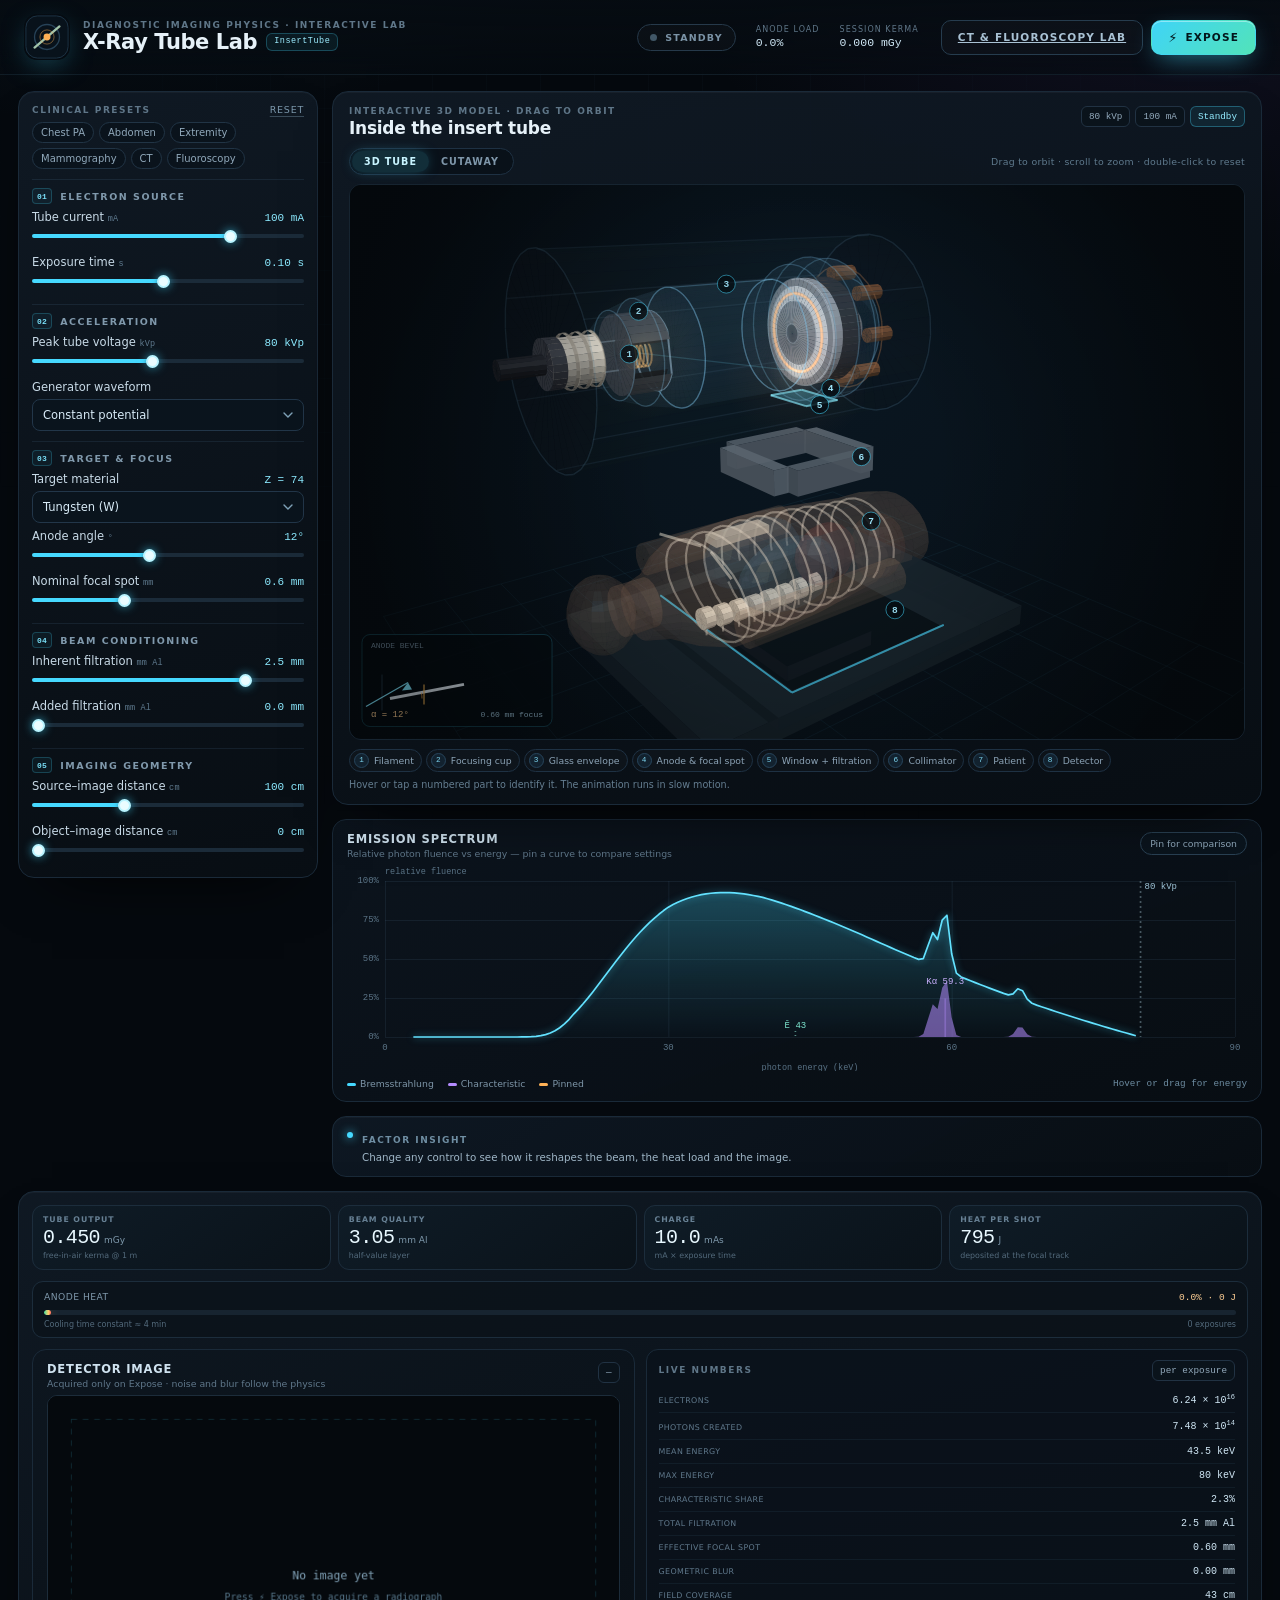
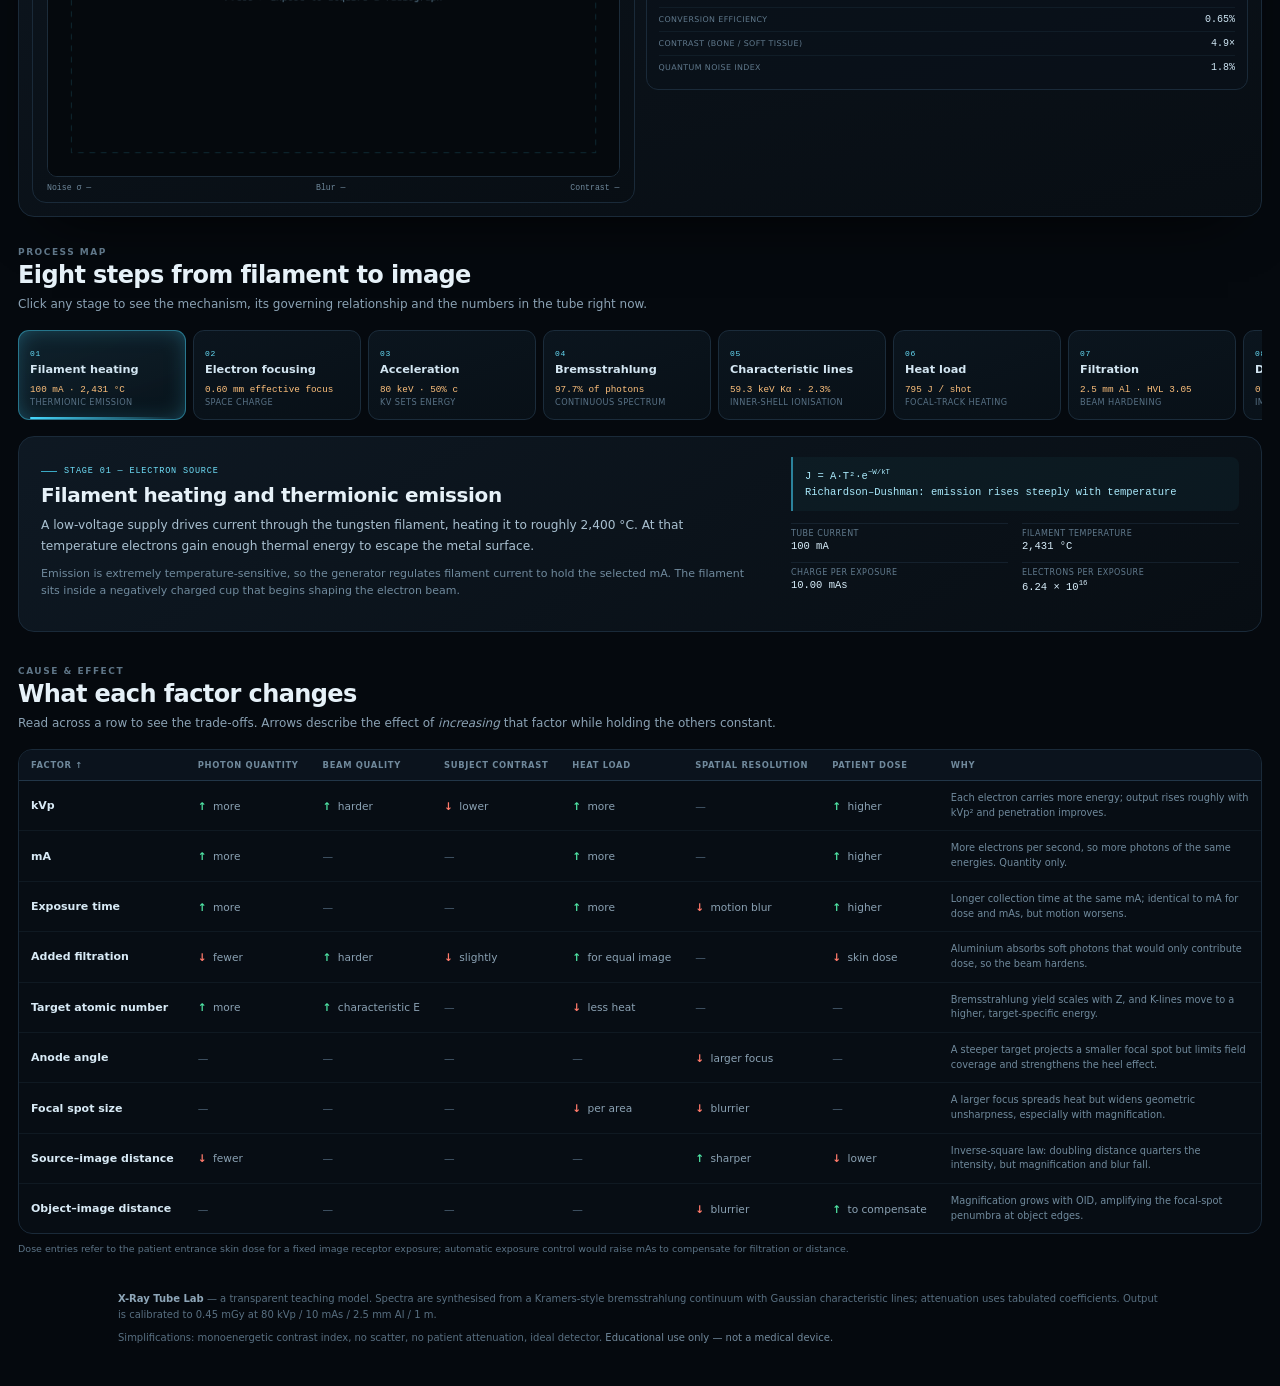
<file: index.html>
<!DOCTYPE html>
<html lang="en">
<head>
<meta charset="utf-8">
<meta http-equiv="refresh" content="0; url=./xray-lab/index.html">
<title>X-Ray Tube Lab</title>
</head>
<body>
<p>Redirecting to <a href="./xray-lab/index.html">X-Ray Tube Lab</a>&hellip;</p>
</body>
</html>
</file>
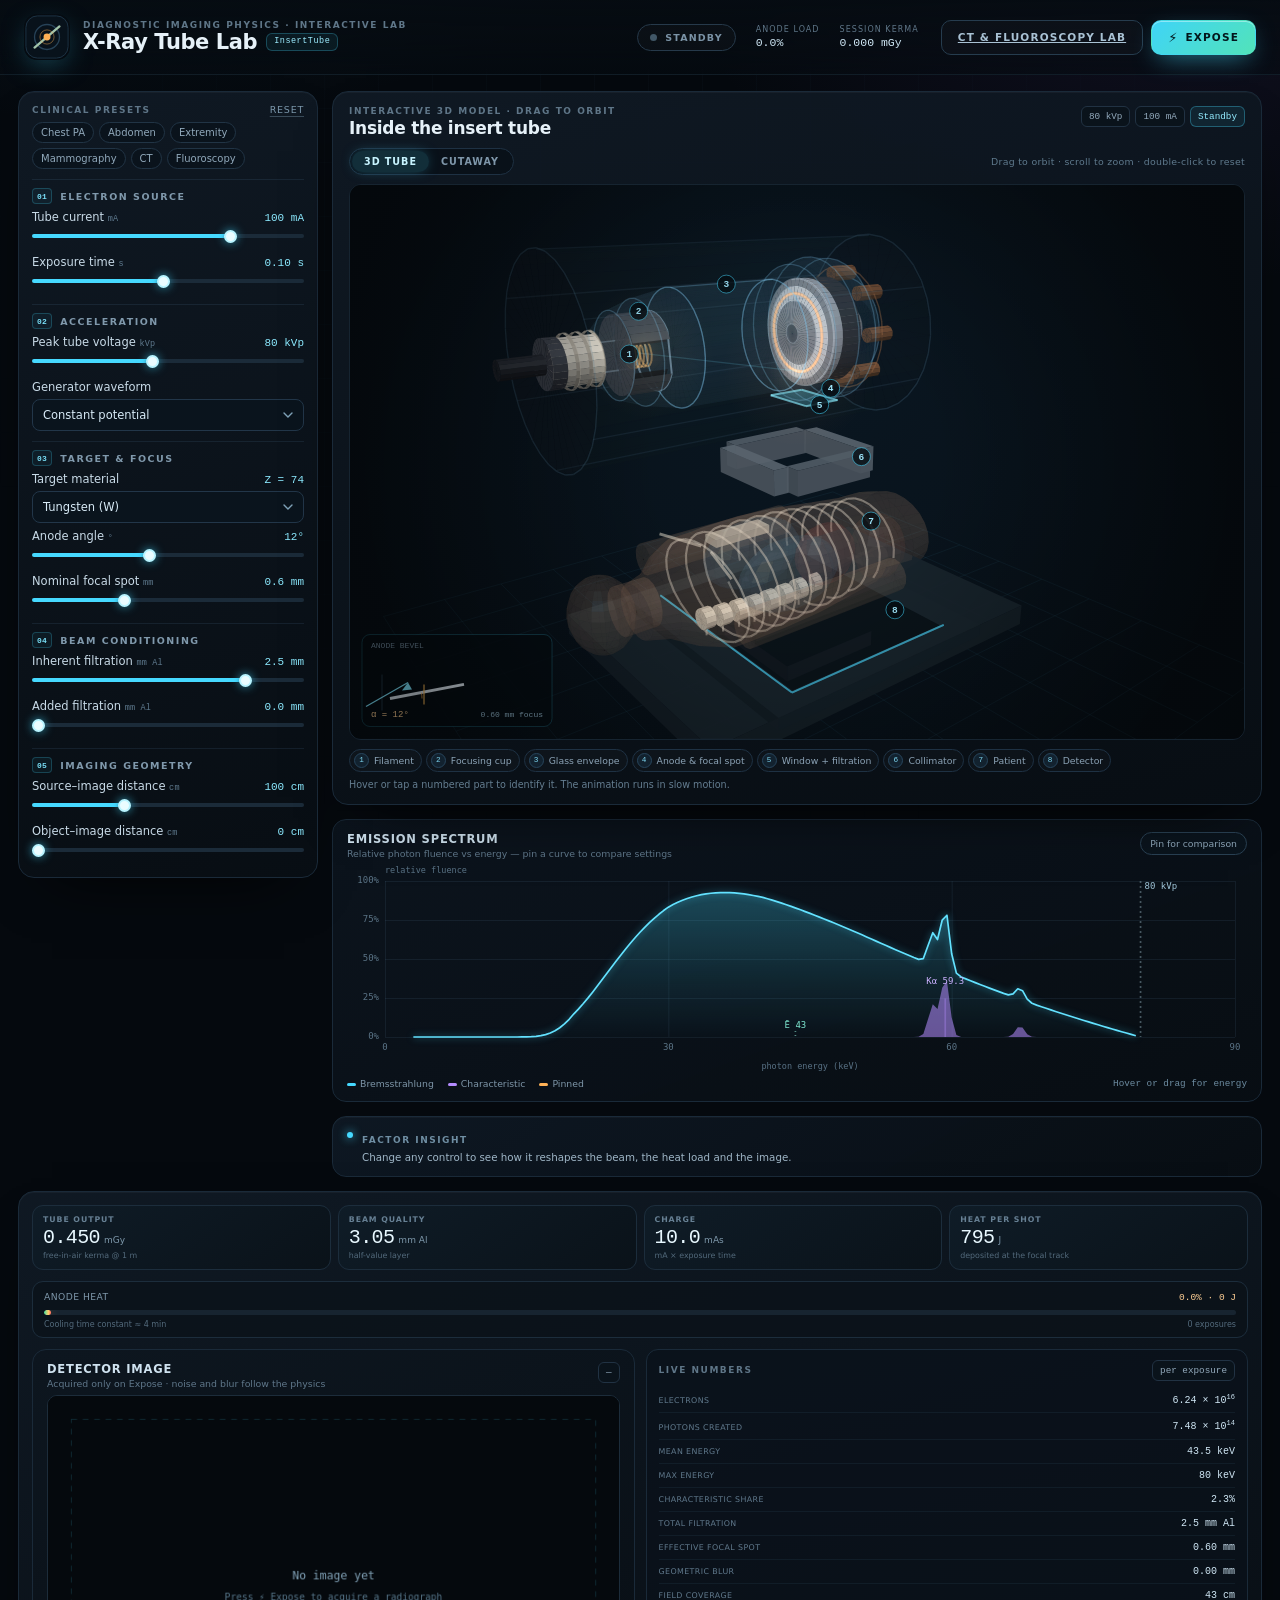
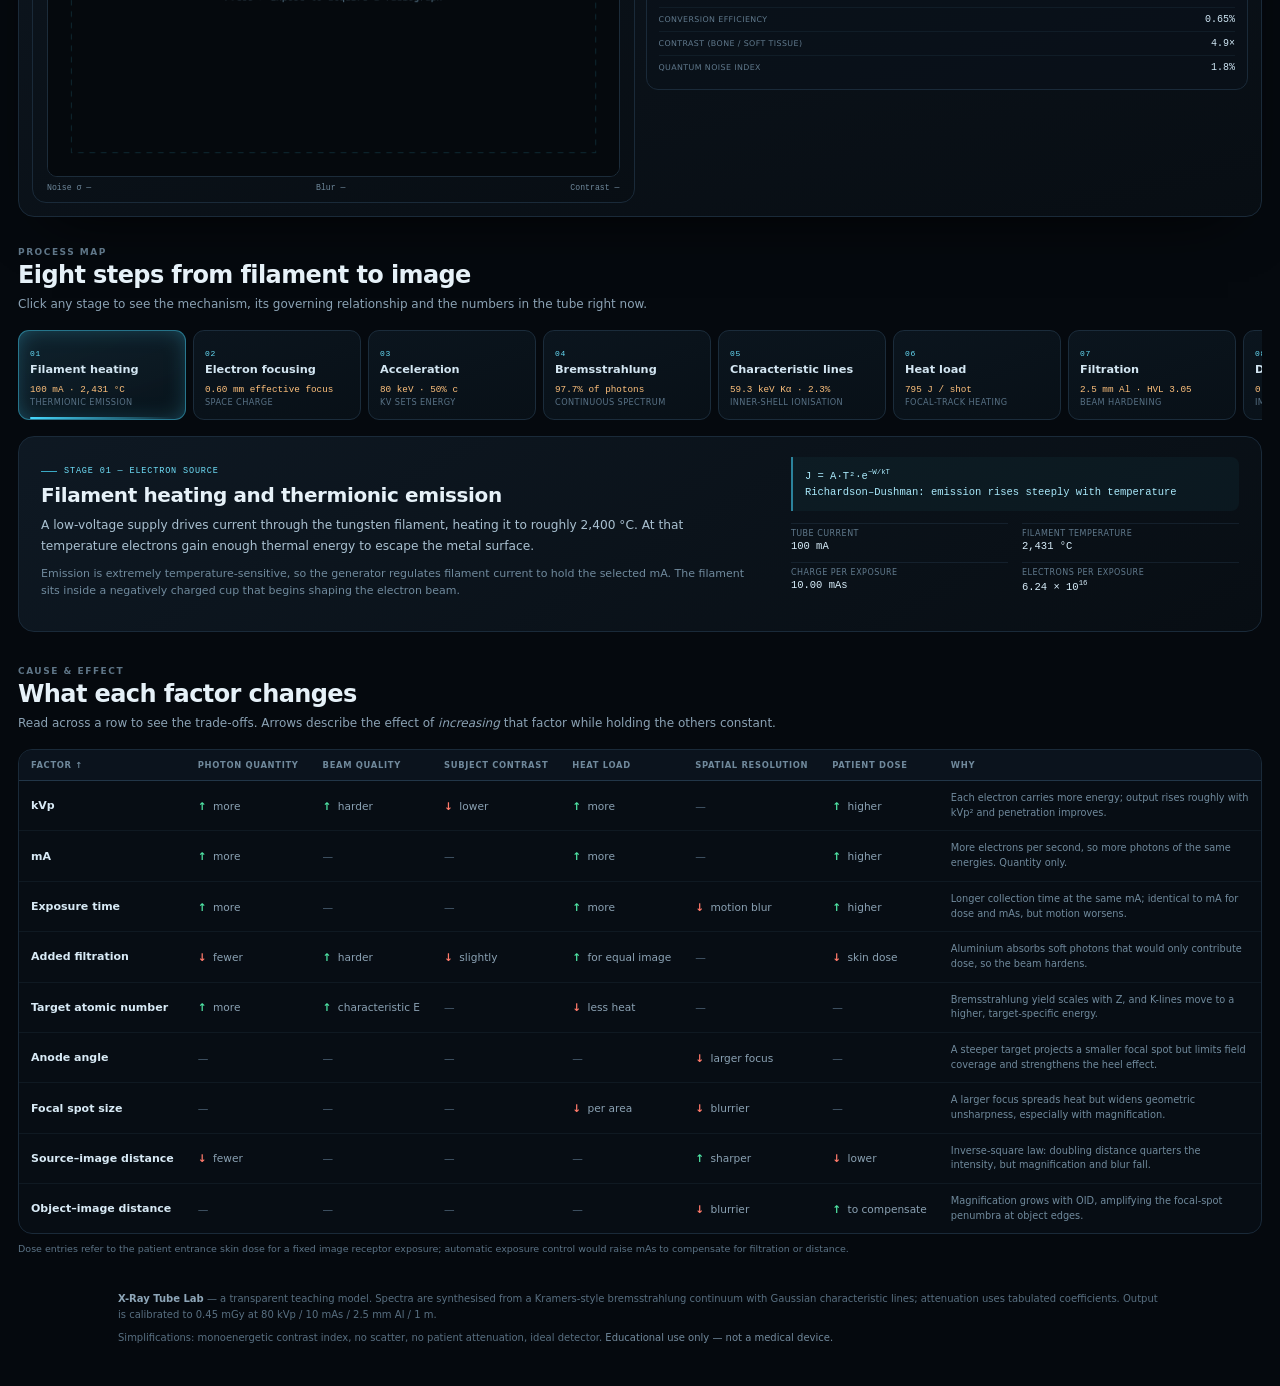
<file: docs/index.html>
<!DOCTYPE html><html lang="en"><head><meta charset="utf-8"><meta name="viewport" content="width=device-width,initial-scale=1"><title>X-Ray Tube Lab — Interactive X-ray Production Simulator</title><meta name="description" content="An interactive simulation of X-ray production inside an insert tube: thermionic emission, acceleration, bremsstrahlung, characteristic radiation, filtration, heat and image formation."><link rel="icon" href="data:image/svg+xml,%3Csvg xmlns='http://www.w3.org/2000/svg' viewBox='0 0 64 64'%3E%3Crect width='64' height='64' rx='14' fill='%23070c12'/%3E%3Ccircle cx='32' cy='32' r='18' fill='none' stroke='%2345d8ff' stroke-width='3'/%3E%3Cpath d='M16 46 L48 18' stroke='%23ffb054' stroke-width='3' stroke-linecap='round'/%3E%3Ccircle cx='32' cy='32' r='5' fill='%23ffb054'/%3E%3C/svg%3E"><link rel="stylesheet" href="css/styles.css"></head><body><header class="app-header"><div class="brand"><span class="brand-mark" aria-hidden="true"><svg viewBox="0 0 48 48" role="img"><defs><linearGradient id="markBeam" x1="0" y1="0" x2="1" y2="1"><stop offset="0" stop-color="#45d8ff"/><stop offset="1" stop-color="#ffb054"/></linearGradient></defs><rect x="2" y="2" width="44" height="44" rx="12" fill="#08121b" stroke="#1e3446"/><circle cx="24" cy="24" r="13" fill="none" stroke="#274257" stroke-width="1.4"/><path d="M11 35 L37 13" stroke="url(#markBeam)" stroke-width="2.4" stroke-linecap="round"/><circle cx="24" cy="24" r="3.6" fill="#ffb054"/><circle cx="24" cy="24" r="7.4" fill="none" stroke="#ffb054" stroke-opacity=".45"/></svg></span><div class="brand-text"><p class="eyebrow">Diagnostic imaging physics · interactive lab</p><h1>X-Ray Tube Lab <span class="badge">InsertTube</span></h1></div></div><div class="status-strip" aria-live="polite"><div class="status-pill is-off" id="beamStatus"><span class="led"></span><span id="beamStatusText">Standby</span></div><div class="header-stat"><span>Anode load</span><strong id="headerHeat">0.0%</strong></div><div class="header-stat"><span>Session kerma</span><strong id="headerDose">0.00 mGy</strong></div></div><div class="header-actions"><a class="btn ghost" href="ct-fluoro.html">CT &amp; Fluoroscopy lab</a> <button class="btn primary" id="exposeBtn" type="button"><span class="btn-icon" aria-hidden="true">⚡</span> Expose</button></div></header><div class="app-shell"><aside class="panel controls" aria-label="Tube controls"><div class="presets"><div class="mini-head"><span class="eyebrow">Clinical presets</span> <button class="link-btn" id="resetBtn" type="button">Reset</button></div><div class="preset-chips" id="presetChips"><button type="button" data-preset="chest">Chest PA</button> <button type="button" data-preset="abdomen">Abdomen</button> <button type="button" data-preset="extremity">Extremity</button> <button type="button" data-preset="mammo">Mammography</button> <button type="button" data-preset="ct">CT</button> <button type="button" data-preset="fluoro">Fluoroscopy</button></div></div><section class="control-group"><h2><span>01</span> Electron source</h2><div class="control"><div class="control-head"><label for="mA">Tube current <span class="sym">mA</span></label><output id="mAOut" for="mA">100 mA</output></div><input id="mA" type="range" min="1" max="500" step="1" value="100"></div><div class="control"><div class="control-head"><label for="time">Exposure time <span class="sym">s</span></label><output id="timeOut" for="time">0.10 s</output></div><input id="time" type="range" min="0.01" max="1.2" step="0.01" value="0.1"></div></section><section class="control-group"><h2><span>02</span> Acceleration</h2><div class="control"><div class="control-head"><label for="kVp">Peak tube voltage <span class="sym">kVp</span></label><output id="kVpOut" for="kVp">80 kVp</output></div><input id="kVp" type="range" min="25" max="150" step="1" value="80"></div><div class="control"><div class="control-head"><label for="generator">Generator waveform</label></div><select id="generator"><option value="constant" selected="selected">Constant potential</option><option value="highFrequency">High frequency</option><option value="singlePhase">Single phase</option></select></div></section><section class="control-group"><h2><span>03</span> Target &amp; focus</h2><div class="control"><div class="control-head"><label for="material">Target material</label><output id="materialZ">Z = 74</output></div><select id="material"><option value="W" selected="selected">Tungsten (W)</option><option value="Mo">Molybdenum (Mo)</option><option value="Rh">Rhodium (Rh)</option><option value="Cu">Copper (Cu)</option></select></div><div class="control"><div class="control-head"><label for="anodeAngle">Anode angle <span class="sym">°</span></label><output id="anodeAngleOut" for="anodeAngle">12°</output></div><input id="anodeAngle" type="range" min="6" max="20" step="1" value="12"></div><div class="control"><div class="control-head"><label for="focalSpot">Nominal focal spot <span class="sym">mm</span></label><output id="focalSpotOut" for="focalSpot">0.6 mm</output></div><input id="focalSpot" type="range" min="0.3" max="1.2" step="0.1" value="0.6"></div></section><section class="control-group"><h2><span>04</span> Beam conditioning</h2><div class="control"><div class="control-head"><label for="inherentFiltration">Inherent filtration <span class="sym">mm Al</span></label><output id="inherentFiltrationOut" for="inherentFiltration">2.5 mm</output></div><input id="inherentFiltration" type="range" min="0.5" max="3" step="0.1" value="2.5"></div><div class="control"><div class="control-head"><label for="addedFiltration">Added filtration <span class="sym">mm Al</span></label><output id="addedFiltrationOut" for="addedFiltration">0.0 mm</output></div><input id="addedFiltration" type="range" min="0" max="5" step="0.1" value="0"></div></section><section class="control-group"><h2><span>05</span> Imaging geometry</h2><div class="control"><div class="control-head"><label for="sid">Source–image distance <span class="sym">cm</span></label><output id="sidOut" for="sid">100 cm</output></div><input id="sid" type="range" min="50" max="200" step="5" value="100"></div><div class="control"><div class="control-head"><label for="oid">Object–image distance <span class="sym">cm</span></label><output id="oidOut" for="oid">0 cm</output></div><input id="oid" type="range" min="0" max="40" step="1" value="0"></div></section></aside><main class="stage-column"><section class="panel stage"><div class="stage-head"><div><p class="eyebrow">Interactive 3D model · drag to orbit</p><h2>Inside the insert tube</h2></div><div class="stage-tags"><span class="tag" id="stageKVp">80 kVp</span> <span class="tag" id="stageCurrent">100 mA</span> <span class="tag accent" id="stageMode">Standby</span></div></div><div class="stage-bar"><div class="view-toggle" role="group" aria-label="Stage view"><button type="button" id="view3d" aria-pressed="true">3D tube</button> <button type="button" id="view2d" aria-pressed="false">Cutaway</button></div><span class="orbit-hint" id="orbitHint">Drag to orbit · scroll to zoom · double-click to reset</span></div><div class="stage-canvas-wrap"><canvas id="sceneCanvas" aria-label="Interactive three-dimensional model of an X-ray tube with rotating anode, patient and detector — drag to orbit"></canvas><canvas id="tubeCanvas" class="is-hidden" aria-label="Animated cross-section of an X-ray tube showing electrons, the anode and the emerging beam"></canvas><div class="exposure-flash" id="exposureFlash" aria-hidden="true"></div><div class="stage-toast" id="stageToast" role="status"></div></div><div class="parts-legend" id="partsLegend"><button type="button" data-part="filament"><i>1</i>Filament</button> <button type="button" data-part="cup"><i>2</i>Focusing cup</button> <button type="button" data-part="envelope"><i>3</i>Glass envelope</button> <button type="button" data-part="anode"><i>4</i>Anode &amp; focal spot</button> <button type="button" data-part="window"><i>5</i>Window + filtration</button> <button type="button" data-part="collimator"><i>6</i>Collimator</button> <button type="button" data-part="patient"><i>7</i>Patient</button> <button type="button" data-part="detector"><i>8</i>Detector</button></div><p class="part-info" id="partInfo">Hover or tap a numbered part to identify it. The animation runs in slow motion.</p></section><section class="card chart-card"><div class="card-head"><div><h3>Emission spectrum</h3><p>Relative photon fluence vs energy — pin a curve to compare settings</p></div><button class="pill-btn" id="pinBtn" type="button" aria-pressed="false">Pin for comparison</button></div><div class="chart-wrap"><canvas id="spectrumCanvas" aria-label="X-ray spectrum chart"></canvas></div><div class="legend"><span><i class="swatch brem"></i>Bremsstrahlung</span> <span><i class="swatch char"></i>Characteristic</span> <span><i class="swatch pinned"></i>Pinned</span> <span class="legend-energy" id="chartHover">Hover or drag for energy</span></div></section><div class="insight stage-insight" id="insight"><span class="insight-dot" aria-hidden="true"></span><div><span class="eyebrow">Factor insight</span><p id="insightText">Change any control to see how it reshapes the beam, the heat load and the image.</p></div></div></main><aside class="panel side" aria-label="Beam and image readouts"><div class="stat-grid"><div class="stat"><span class="k">Tube output</span> <span class="v"><b id="statKerma">0.450</b><em>mGy</em></span> <span class="s">free-in-air kerma @ 1 m</span></div><div class="stat"><span class="k">Beam quality</span> <span class="v"><b id="statHvl">3.05</b><em>mm Al</em></span> <span class="s">half-value layer</span></div><div class="stat"><span class="k">Charge</span> <span class="v"><b id="statMas">10.0</b><em>mAs</em></span> <span class="s">mA × exposure time</span></div><div class="stat"><span class="k">Heat per shot</span> <span class="v"><b id="statHeat">795</b><em>J</em></span> <span class="s">deposited at the focal track</span></div></div><div class="heat-block"><div class="heat-head"><span>Anode heat</span> <span id="heatValue">0.0% · 0 J</span></div><div class="heat-track"><div class="heat-fill" id="heatFill"></div></div><div class="heat-foot"><span>Cooling time constant ≈ 4 min</span> <span id="heatShots">0 exposures</span></div></div><section class="card image-card"><div class="card-head"><div><h3>Detector image</h3><p>Acquired only on Expose · noise and blur follow the physics</p></div><span class="tag" id="imageTag">—</span></div><div class="image-wrap"><canvas id="imageCanvas" aria-label="Simulated radiograph of a test phantom"></canvas></div><div class="image-meta"><span id="imageNoise">Noise σ —</span> <span id="imageBlur">Blur —</span> <span id="imageContrast">Contrast —</span></div></section><section class="metrics-card"><div class="mini-head"><span class="eyebrow">Live numbers</span><span class="tag" id="metricsTag">per exposure</span></div><dl class="metrics"><div><dt>Electrons</dt><dd id="mElectrons">6.24 × 10<sup>16</sup></dd></div><div><dt>Photons created</dt><dd id="mPhotons">4.1 × 10<sup>14</sup></dd></div><div><dt>Mean energy</dt><dd id="mMean">43.5 keV</dd></div><div><dt>Max energy</dt><dd id="mMax">80 keV</dd></div><div><dt>Characteristic share</dt><dd id="mChar">2.3%</dd></div><div><dt>Total filtration</dt><dd id="mFilt">2.5 mm Al</dd></div><div><dt>Effective focal spot</dt><dd id="mFocal">0.60 mm</dd></div><div><dt>Geometric blur</dt><dd id="mBlur">0.00 mm</dd></div><div><dt>Field coverage</dt><dd id="mCoverage">42 cm</dd></div><div><dt>Conversion efficiency</dt><dd id="mEff">0.65%</dd></div><div><dt>Contrast (bone / soft tissue)</dt><dd id="mContrast">4.9×</dd></div><div><dt>Quantum noise index</dt><dd id="mNoise">1.8%</dd></div></dl></section></aside></div><section class="section process-section"><div class="section-head"><p class="eyebrow">Process map</p><h2>Eight steps from filament to image</h2><p>Click any stage to see the mechanism, its governing relationship and the numbers in the tube right now.</p></div><div class="pipeline" id="pipeline" role="tablist" aria-label="X-ray production stages"></div><article class="step-detail" id="stepDetail"></article></section><section class="section factor-section"><div class="section-head"><p class="eyebrow">Cause &amp; effect</p><h2>What each factor changes</h2><p>Read across a row to see the trade-offs. Arrows describe the effect of <em>increasing</em> that factor while holding the others constant.</p></div><p class="table-hint">Swipe horizontally to see every column →</p><div class="table-wrap"><table class="factor-table"><thead><tr><th scope="col">Factor ↑</th><th scope="col">Photon quantity</th><th scope="col">Beam quality</th><th scope="col">Subject contrast</th><th scope="col">Heat load</th><th scope="col">Spatial resolution</th><th scope="col">Patient dose</th><th scope="col">Why</th></tr></thead><tbody><tr><th scope="row">kVp</th><td><span class="up">↑</span> more</td><td><span class="up">↑</span> harder</td><td><span class="down">↓</span> lower</td><td><span class="up">↑</span> more</td><td><span class="flat">—</span></td><td><span class="up">↑</span> higher</td><td class="why">Each electron carries more energy; output rises roughly with kVp² and penetration improves.</td></tr><tr><th scope="row">mA</th><td><span class="up">↑</span> more</td><td><span class="flat">—</span></td><td><span class="flat">—</span></td><td><span class="up">↑</span> more</td><td><span class="flat">—</span></td><td><span class="up">↑</span> higher</td><td class="why">More electrons per second, so more photons of the same energies. Quantity only.</td></tr><tr><th scope="row">Exposure time</th><td><span class="up">↑</span> more</td><td><span class="flat">—</span></td><td><span class="flat">—</span></td><td><span class="up">↑</span> more</td><td><span class="down">↓</span> motion blur</td><td><span class="up">↑</span> higher</td><td class="why">Longer collection time at the same mA; identical to mA for dose and mAs, but motion worsens.</td></tr><tr><th scope="row">Added filtration</th><td><span class="down">↓</span> fewer</td><td><span class="up">↑</span> harder</td><td><span class="down">↓</span> slightly</td><td><span class="up">↑</span> for equal image</td><td><span class="flat">—</span></td><td><span class="down">↓</span> skin dose</td><td class="why">Aluminium absorbs soft photons that would only contribute dose, so the beam hardens.</td></tr><tr><th scope="row">Target atomic number</th><td><span class="up">↑</span> more</td><td><span class="up">↑</span> characteristic E</td><td><span class="flat">—</span></td><td><span class="down">↓</span> less heat</td><td><span class="flat">—</span></td><td><span class="flat">—</span></td><td class="why">Bremsstrahlung yield scales with Z, and K-lines move to a higher, target-specific energy.</td></tr><tr><th scope="row">Anode angle</th><td><span class="flat">—</span></td><td><span class="flat">—</span></td><td><span class="flat">—</span></td><td><span class="flat">—</span></td><td><span class="down">↓</span> larger focus</td><td><span class="flat">—</span></td><td class="why">A steeper target projects a smaller focal spot but limits field coverage and strengthens the heel effect.</td></tr><tr><th scope="row">Focal spot size</th><td><span class="flat">—</span></td><td><span class="flat">—</span></td><td><span class="flat">—</span></td><td><span class="down">↓</span> per area</td><td><span class="down">↓</span> blurrier</td><td><span class="flat">—</span></td><td class="why">A larger focus spreads heat but widens geometric unsharpness, especially with magnification.</td></tr><tr><th scope="row">Source–image distance</th><td><span class="down">↓</span> fewer</td><td><span class="flat">—</span></td><td><span class="flat">—</span></td><td><span class="flat">—</span></td><td><span class="up">↑</span> sharper</td><td><span class="down">↓</span> lower</td><td class="why">Inverse-square law: doubling distance quarters the intensity, but magnification and blur fall.</td></tr><tr><th scope="row">Object–image distance</th><td><span class="flat">—</span></td><td><span class="flat">—</span></td><td><span class="flat">—</span></td><td><span class="flat">—</span></td><td><span class="down">↓</span> blurrier</td><td><span class="up">↑</span> to compensate</td><td class="why">Magnification grows with OID, amplifying the focal-spot penumbra at object edges.</td></tr></tbody></table></div><p class="table-note">Dose entries refer to the patient entrance skin dose for a fixed image receptor exposure; automatic exposure control would raise mAs to compensate for filtration or distance.</p></section><footer class="app-footer"><p><strong>X-Ray Tube Lab</strong> — a transparent teaching model. Spectra are synthesised from a Kramers-style bremsstrahlung continuum with Gaussian characteristic lines; attenuation uses tabulated coefficients. Output is calibrated to 0.45 mGy at 80 kVp / 10 mAs / 2.5 mm Al / 1 m.</p><p>Simplifications: monoenergetic contrast index, no scatter, no patient attenuation, ideal detector. <span>Educational use only — not a medical device.</span></p></footer><script src="js/insert-tube.js"></script><script src="js/phantom.js"></script><script src="js/tube3d.js"></script><script src="js/app.js"></script></body></html>
</file>
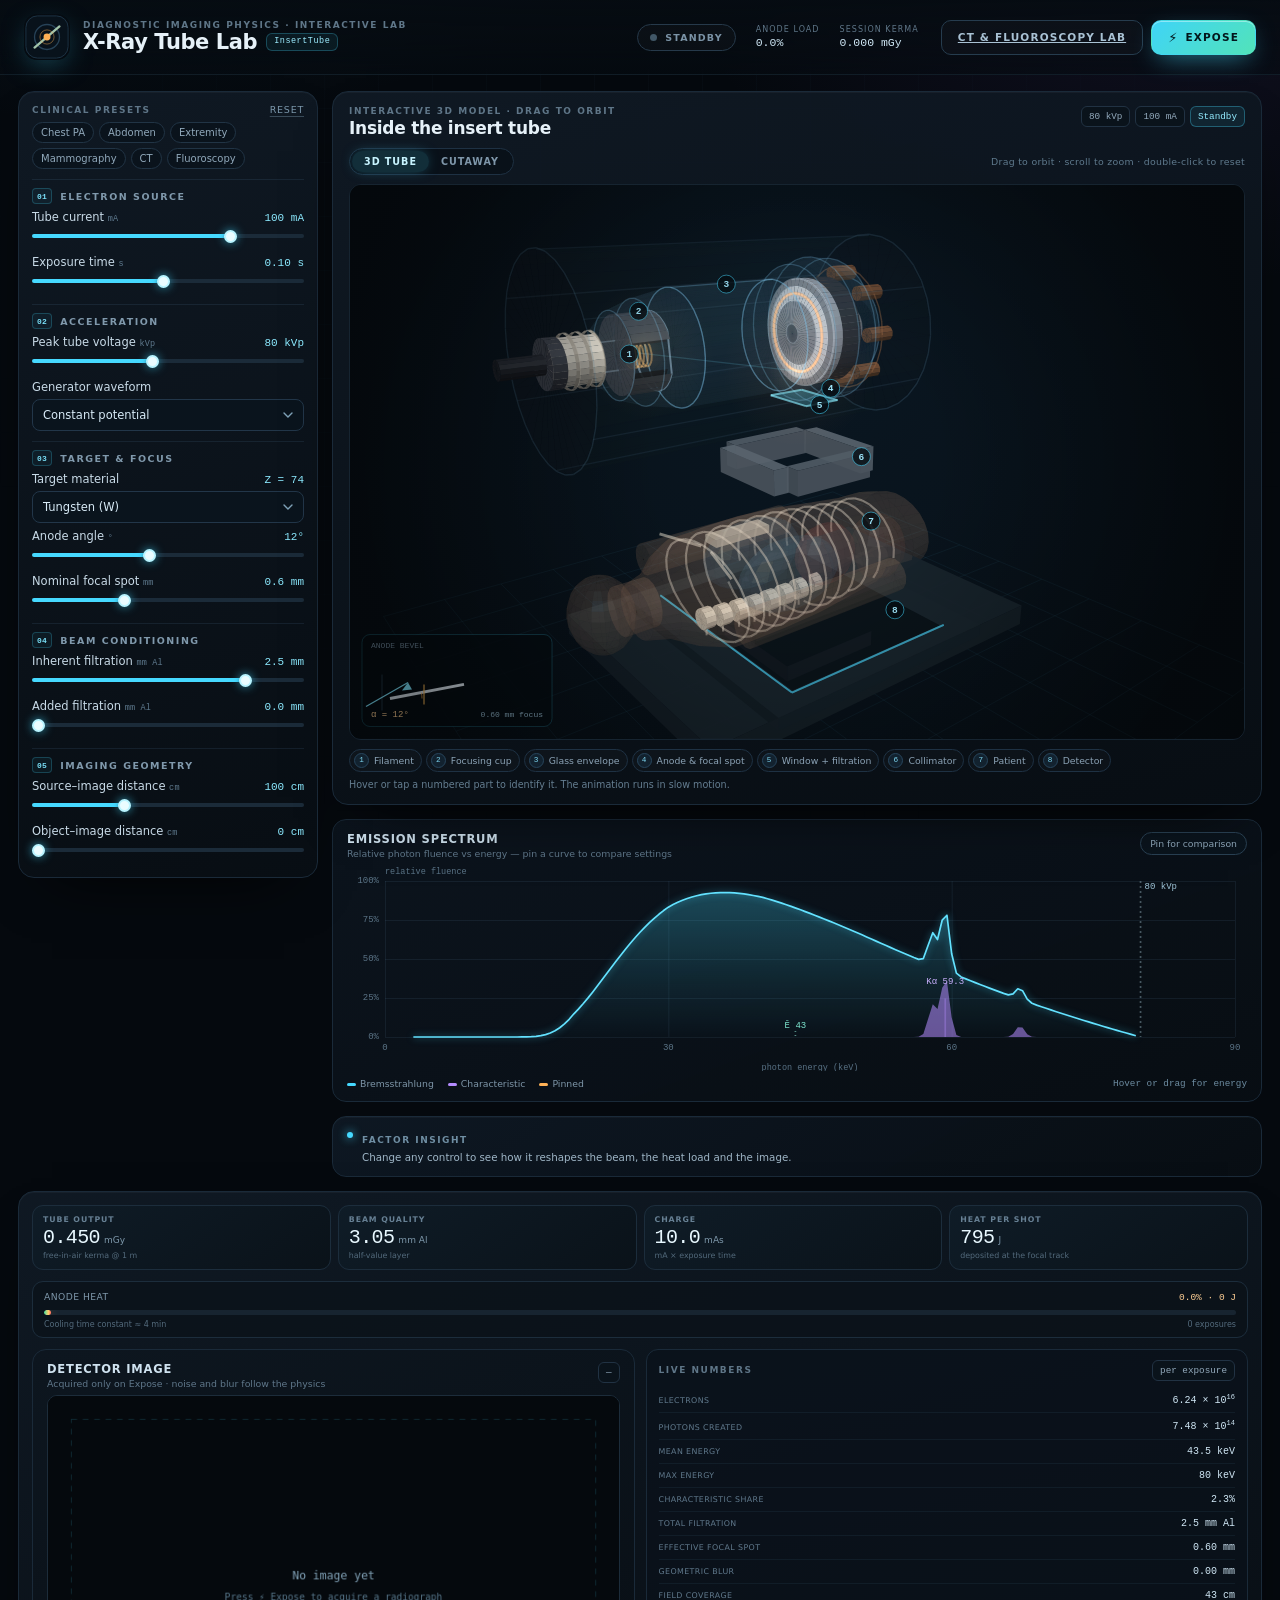
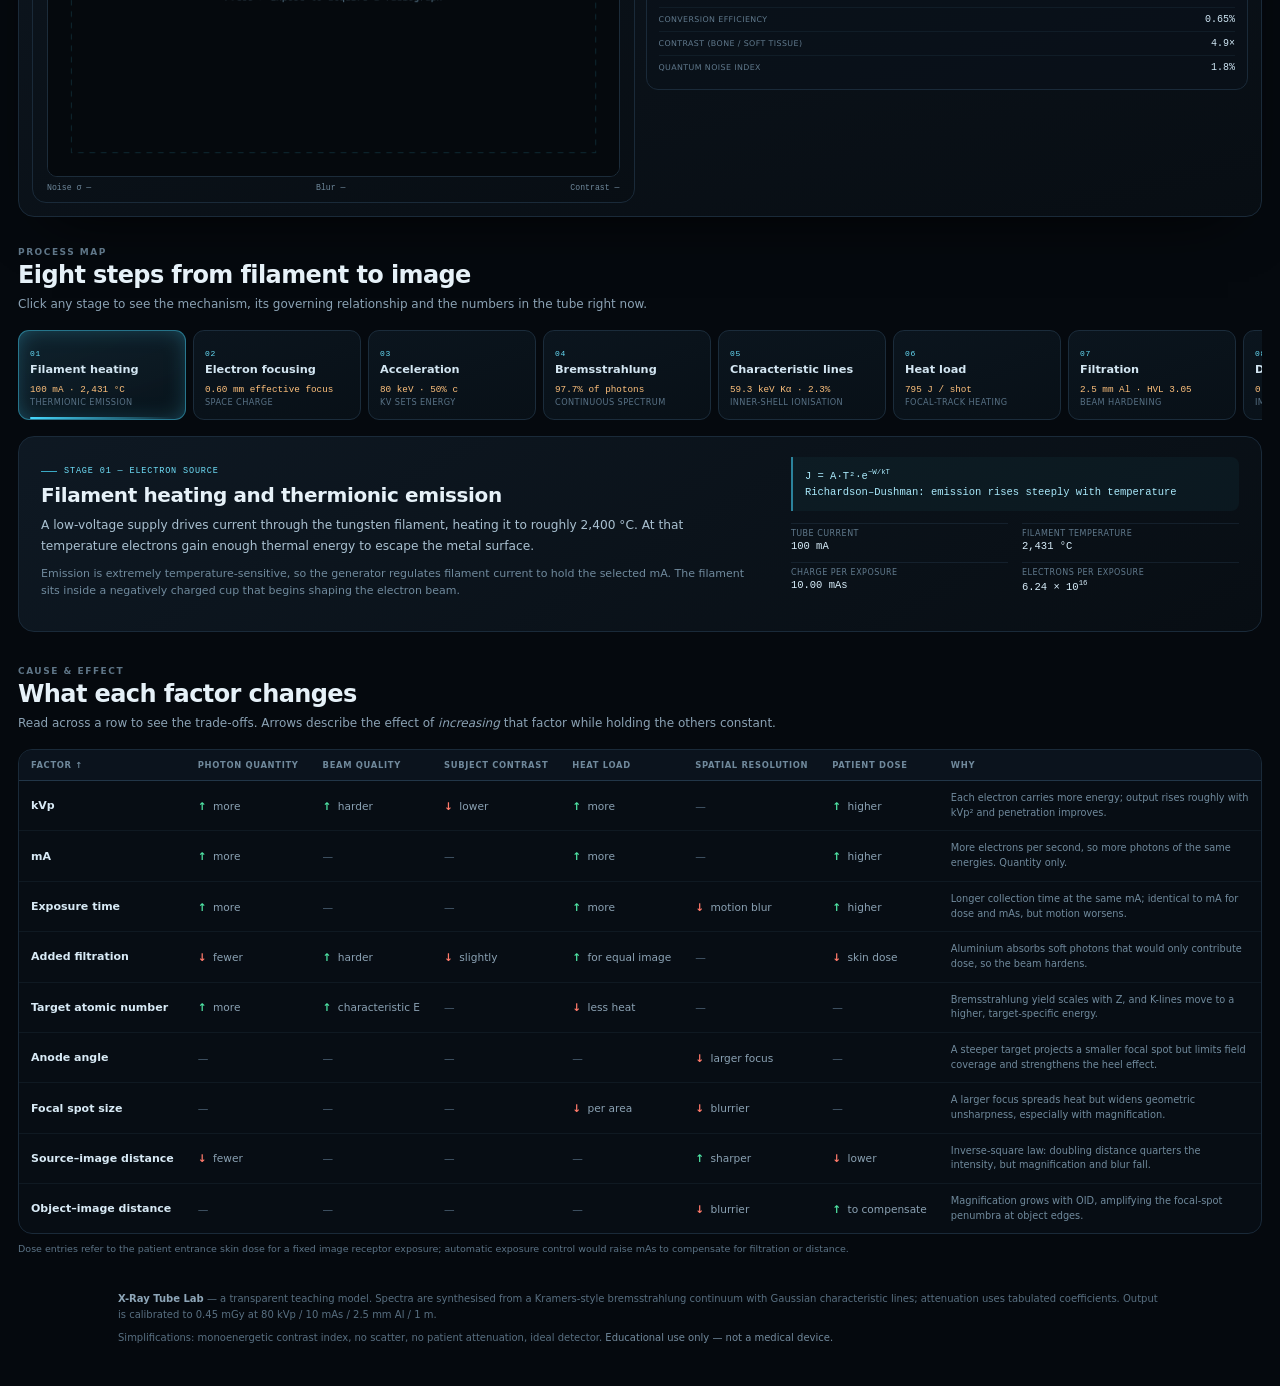
<file: xray-lab/index.html>
<!DOCTYPE html>
<html lang="en">
<head>
  <meta charset="utf-8" />
  <meta name="viewport" content="width=device-width, initial-scale=1" />
  <title>X-Ray Tube Lab — Interactive X-ray Production Simulator</title>
  <meta name="description" content="An interactive simulation of X-ray production inside an insert tube: thermionic emission, acceleration, bremsstrahlung, characteristic radiation, filtration, heat and image formation." />
  <link rel="icon" href="data:image/svg+xml,%3Csvg xmlns='http://www.w3.org/2000/svg' viewBox='0 0 64 64'%3E%3Crect width='64' height='64' rx='14' fill='%23070c12'/%3E%3Ccircle cx='32' cy='32' r='18' fill='none' stroke='%2345d8ff' stroke-width='3'/%3E%3Cpath d='M16 46 L48 18' stroke='%23ffb054' stroke-width='3' stroke-linecap='round'/%3E%3Ccircle cx='32' cy='32' r='5' fill='%23ffb054'/%3E%3C/svg%3E" />
  <link rel="stylesheet" href="css/styles.css" />
</head>
<body>
  <header class="app-header">
    <div class="brand">
      <span class="brand-mark" aria-hidden="true">
        <svg viewBox="0 0 48 48" role="img">
          <defs>
            <linearGradient id="markBeam" x1="0" y1="0" x2="1" y2="1">
              <stop offset="0" stop-color="#45d8ff" />
              <stop offset="1" stop-color="#ffb054" />
            </linearGradient>
          </defs>
          <rect x="2" y="2" width="44" height="44" rx="12" fill="#08121b" stroke="#1e3446" />
          <circle cx="24" cy="24" r="13" fill="none" stroke="#274257" stroke-width="1.4" />
          <path d="M11 35 L37 13" stroke="url(#markBeam)" stroke-width="2.4" stroke-linecap="round" />
          <circle cx="24" cy="24" r="3.6" fill="#ffb054" />
          <circle cx="24" cy="24" r="7.4" fill="none" stroke="#ffb054" stroke-opacity=".45" />
        </svg>
      </span>
      <div class="brand-text">
        <p class="eyebrow">Diagnostic imaging physics · interactive lab</p>
        <h1>X-Ray Tube Lab <span class="badge">InsertTube</span></h1>
      </div>
    </div>

    <div class="status-strip" aria-live="polite">
      <div class="status-pill is-off" id="beamStatus">
        <span class="led"></span><span id="beamStatusText">Standby</span>
      </div>
      <div class="header-stat"><span>Anode load</span><strong id="headerHeat">0.0%</strong></div>
      <div class="header-stat"><span>Session kerma</span><strong id="headerDose">0.00 mGy</strong></div>
    </div>

    <div class="header-actions">
      <a class="btn ghost" href="ct-fluoro.html">CT &amp; Fluoroscopy lab</a>
      <button class="btn primary" id="exposeBtn" type="button">
        <span class="btn-icon" aria-hidden="true">⚡</span> Expose
      </button>
    </div>
  </header>

  <div class="app-shell">
    <!-- ============================== CONTROLS ============================== -->
    <aside class="panel controls" aria-label="Tube controls">
      <div class="presets">
        <div class="mini-head">
          <span class="eyebrow">Clinical presets</span>
          <button class="link-btn" id="resetBtn" type="button">Reset</button>
        </div>
        <div class="preset-chips" id="presetChips">
          <button type="button" data-preset="chest">Chest PA</button>
          <button type="button" data-preset="abdomen">Abdomen</button>
          <button type="button" data-preset="extremity">Extremity</button>
          <button type="button" data-preset="mammo">Mammography</button>
          <button type="button" data-preset="ct">CT</button>
          <button type="button" data-preset="fluoro">Fluoroscopy</button>
        </div>
      </div>

      <section class="control-group">
        <h2><span>01</span> Electron source</h2>

        <div class="control">
          <div class="control-head">
            <label for="mA">Tube current <span class="sym">mA</span></label>
            <output id="mAOut" for="mA">100 mA</output>
          </div>
          <input id="mA" type="range" min="1" max="500" step="1" value="100" />
          </div>

        <div class="control">
          <div class="control-head">
            <label for="time">Exposure time <span class="sym">s</span></label>
            <output id="timeOut" for="time">0.10 s</output>
          </div>
          <input id="time" type="range" min="0.01" max="1.2" step="0.01" value="0.1" />
          </div>
      </section>

      <section class="control-group">
        <h2><span>02</span> Acceleration</h2>

        <div class="control">
          <div class="control-head">
            <label for="kVp">Peak tube voltage <span class="sym">kVp</span></label>
            <output id="kVpOut" for="kVp">80 kVp</output>
          </div>
          <input id="kVp" type="range" min="25" max="150" step="1" value="80" />
          </div>

        <div class="control">
          <div class="control-head">
            <label for="generator">Generator waveform</label>
          </div>
          <select id="generator">
            <option value="constant" selected>Constant potential</option>
            <option value="highFrequency">High frequency</option>
            <option value="singlePhase">Single phase</option>
          </select>
        </div>
      </section>

      <section class="control-group">
        <h2><span>03</span> Target &amp; focus</h2>

        <div class="control">
          <div class="control-head">
            <label for="material">Target material</label>
            <output id="materialZ">Z = 74</output>
          </div>
          <select id="material">
            <option value="W" selected>Tungsten (W)</option>
            <option value="Mo">Molybdenum (Mo)</option>
            <option value="Rh">Rhodium (Rh)</option>
            <option value="Cu">Copper (Cu)</option>
          </select>
        </div>

        <div class="control">
          <div class="control-head">
            <label for="anodeAngle">Anode angle <span class="sym">°</span></label>
            <output id="anodeAngleOut" for="anodeAngle">12°</output>
          </div>
          <input id="anodeAngle" type="range" min="6" max="20" step="1" value="12" />
          </div>

        <div class="control">
          <div class="control-head">
            <label for="focalSpot">Nominal focal spot <span class="sym">mm</span></label>
            <output id="focalSpotOut" for="focalSpot">0.6 mm</output>
          </div>
          <input id="focalSpot" type="range" min="0.3" max="1.2" step="0.1" value="0.6" />
          </div>
      </section>

      <section class="control-group">
        <h2><span>04</span> Beam conditioning</h2>

        <div class="control">
          <div class="control-head">
            <label for="inherentFiltration">Inherent filtration <span class="sym">mm Al</span></label>
            <output id="inherentFiltrationOut" for="inherentFiltration">2.5 mm</output>
          </div>
          <input id="inherentFiltration" type="range" min="0.5" max="3" step="0.1" value="2.5" />
          </div>

        <div class="control">
          <div class="control-head">
            <label for="addedFiltration">Added filtration <span class="sym">mm Al</span></label>
            <output id="addedFiltrationOut" for="addedFiltration">0.0 mm</output>
          </div>
          <input id="addedFiltration" type="range" min="0" max="5" step="0.1" value="0" />
          </div>
      </section>

      <section class="control-group">
        <h2><span>05</span> Imaging geometry</h2>

        <div class="control">
          <div class="control-head">
            <label for="sid">Source–image distance <span class="sym">cm</span></label>
            <output id="sidOut" for="sid">100 cm</output>
          </div>
          <input id="sid" type="range" min="50" max="200" step="5" value="100" />
          </div>

        <div class="control">
          <div class="control-head">
            <label for="oid">Object–image distance <span class="sym">cm</span></label>
            <output id="oidOut" for="oid">0 cm</output>
          </div>
          <input id="oid" type="range" min="0" max="40" step="1" value="0" />
          </div>
      </section>
    </aside>

    <!-- =============================== STAGE =============================== -->
    <main class="stage-column">
      <section class="panel stage">
        <div class="stage-head">
          <div>
            <p class="eyebrow">Interactive 3D model · drag to orbit</p>
            <h2>Inside the insert tube</h2>
          </div>
          <div class="stage-tags">
            <span class="tag" id="stageKVp">80 kVp</span>
            <span class="tag" id="stageCurrent">100 mA</span>
            <span class="tag accent" id="stageMode">Standby</span>
          </div>
        </div>

        <div class="stage-bar">
          <div class="view-toggle" role="group" aria-label="Stage view">
            <button type="button" id="view3d" aria-pressed="true">3D tube</button>
            <button type="button" id="view2d" aria-pressed="false">Cutaway</button>
          </div>
          <span class="orbit-hint" id="orbitHint">Drag to orbit · scroll to zoom · double-click to reset</span>
        </div>

        <div class="stage-canvas-wrap">
          <canvas id="sceneCanvas" aria-label="Interactive three-dimensional model of an X-ray tube with rotating anode, patient and detector — drag to orbit"></canvas>
          <canvas id="tubeCanvas" class="is-hidden" aria-label="Animated cross-section of an X-ray tube showing electrons, the anode and the emerging beam"></canvas>
          <div class="exposure-flash" id="exposureFlash" aria-hidden="true"></div>
          <div class="stage-toast" id="stageToast" role="status"></div>
        </div>

        <div class="parts-legend" id="partsLegend">
          <button type="button" data-part="filament"><i>1</i>Filament</button>
          <button type="button" data-part="cup"><i>2</i>Focusing cup</button>
          <button type="button" data-part="envelope"><i>3</i>Glass envelope</button>
          <button type="button" data-part="anode"><i>4</i>Anode &amp; focal spot</button>
          <button type="button" data-part="window"><i>5</i>Window + filtration</button>
          <button type="button" data-part="collimator"><i>6</i>Collimator</button>
          <button type="button" data-part="patient"><i>7</i>Patient</button>
          <button type="button" data-part="detector"><i>8</i>Detector</button>
        </div>
        <p class="part-info" id="partInfo">Hover or tap a numbered part to identify it. The animation runs in slow motion.</p>
      </section>

      <section class="card chart-card">
        <div class="card-head">
          <div>
            <h3>Emission spectrum</h3>
            <p>Relative photon fluence vs energy — pin a curve to compare settings</p>
          </div>
          <button class="pill-btn" id="pinBtn" type="button" aria-pressed="false">Pin for comparison</button>
        </div>
        <div class="chart-wrap">
          <canvas id="spectrumCanvas" aria-label="X-ray spectrum chart"></canvas>
        </div>
        <div class="legend">
          <span><i class="swatch brem"></i>Bremsstrahlung</span>
          <span><i class="swatch char"></i>Characteristic</span>
          <span><i class="swatch pinned"></i>Pinned</span>
          <span class="legend-energy" id="chartHover">Hover or drag for energy</span>
        </div>
      </section>

      <div class="insight stage-insight" id="insight">
        <span class="insight-dot" aria-hidden="true"></span>
        <div>
          <span class="eyebrow">Factor insight</span>
          <p id="insightText">Change any control to see how it reshapes the beam, the heat load and the image.</p>
        </div>
      </div>
    </main>

    <!-- ================================ SIDE ================================ -->
    <aside class="panel side" aria-label="Beam and image readouts">
      <div class="stat-grid">
        <div class="stat">
          <span class="k">Tube output</span>
          <span class="v"><b id="statKerma">0.450</b><em>mGy</em></span>
          <span class="s">free-in-air kerma @ 1 m</span>
        </div>
        <div class="stat">
          <span class="k">Beam quality</span>
          <span class="v"><b id="statHvl">3.05</b><em>mm Al</em></span>
          <span class="s">half-value layer</span>
        </div>
        <div class="stat">
          <span class="k">Charge</span>
          <span class="v"><b id="statMas">10.0</b><em>mAs</em></span>
          <span class="s">mA × exposure time</span>
        </div>
        <div class="stat">
          <span class="k">Heat per shot</span>
          <span class="v"><b id="statHeat">795</b><em>J</em></span>
          <span class="s">deposited at the focal track</span>
        </div>
      </div>

      <div class="heat-block">
        <div class="heat-head">
          <span>Anode heat</span>
          <span id="heatValue">0.0% · 0 J</span>
        </div>
        <div class="heat-track"><div class="heat-fill" id="heatFill"></div></div>
        <div class="heat-foot">
          <span>Cooling time constant ≈ 4 min</span>
          <span id="heatShots">0 exposures</span>
        </div>
      </div>

      <section class="card image-card">
        <div class="card-head">
          <div>
            <h3>Detector image</h3>
            <p>Acquired only on Expose · noise and blur follow the physics</p>
          </div>
          <span class="tag" id="imageTag">—</span>
        </div>
        <div class="image-wrap">
          <canvas id="imageCanvas" aria-label="Simulated radiograph of a test phantom"></canvas>
        </div>
        <div class="image-meta">
          <span id="imageNoise">Noise σ —</span>
          <span id="imageBlur">Blur —</span>
          <span id="imageContrast">Contrast —</span>
        </div>
      </section>

      <section class="metrics-card">
        <div class="mini-head"><span class="eyebrow">Live numbers</span><span class="tag" id="metricsTag">per exposure</span></div>
        <dl class="metrics">
          <div><dt>Electrons</dt><dd id="mElectrons">6.24 × 10<sup>16</sup></dd></div>
          <div><dt>Photons created</dt><dd id="mPhotons">4.1 × 10<sup>14</sup></dd></div>
          <div><dt>Mean energy</dt><dd id="mMean">43.5 keV</dd></div>
          <div><dt>Max energy</dt><dd id="mMax">80 keV</dd></div>
          <div><dt>Characteristic share</dt><dd id="mChar">2.3%</dd></div>
          <div><dt>Total filtration</dt><dd id="mFilt">2.5 mm Al</dd></div>
          <div><dt>Effective focal spot</dt><dd id="mFocal">0.60 mm</dd></div>
          <div><dt>Geometric blur</dt><dd id="mBlur">0.00 mm</dd></div>
          <div><dt>Field coverage</dt><dd id="mCoverage">42 cm</dd></div>
          <div><dt>Conversion efficiency</dt><dd id="mEff">0.65%</dd></div>
          <div><dt>Contrast (bone / soft tissue)</dt><dd id="mContrast">4.9×</dd></div>
          <div><dt>Quantum noise index</dt><dd id="mNoise">1.8%</dd></div>
        </dl>
      </section>
    </aside>
  </div>

  <!-- ============================== PROCESS MAP ============================= -->
  <section class="section process-section">
    <div class="section-head">
      <p class="eyebrow">Process map</p>
      <h2>Eight steps from filament to image</h2>
      <p>Click any stage to see the mechanism, its governing relationship and the numbers in the tube right now.</p>
    </div>
    <div class="pipeline" id="pipeline" role="tablist" aria-label="X-ray production stages"></div>
    <article class="step-detail" id="stepDetail"></article>
  </section>

  <!-- ============================= FACTOR MATRIX ============================ -->
  <section class="section factor-section">
    <div class="section-head">
      <p class="eyebrow">Cause &amp; effect</p>
      <h2>What each factor changes</h2>
      <p>Read across a row to see the trade-offs. Arrows describe the effect of <em>increasing</em> that factor while holding the others constant.</p>
    </div>
    <p class="table-hint">Swipe horizontally to see every column →</p>
    <div class="table-wrap">
      <table class="factor-table">
        <thead>
          <tr>
            <th scope="col">Factor ↑</th>
            <th scope="col">Photon quantity</th>
            <th scope="col">Beam quality</th>
            <th scope="col">Subject contrast</th>
            <th scope="col">Heat load</th>
            <th scope="col">Spatial resolution</th>
            <th scope="col">Patient dose</th>
            <th scope="col">Why</th>
          </tr>
        </thead>
        <tbody>
          <tr>
            <th scope="row">kVp</th>
            <td><span class="up">↑</span> more</td>
            <td><span class="up">↑</span> harder</td>
            <td><span class="down">↓</span> lower</td>
            <td><span class="up">↑</span> more</td>
            <td><span class="flat">—</span></td>
            <td><span class="up">↑</span> higher</td>
            <td class="why">Each electron carries more energy; output rises roughly with kVp² and penetration improves.</td>
          </tr>
          <tr>
            <th scope="row">mA</th>
            <td><span class="up">↑</span> more</td>
            <td><span class="flat">—</span></td>
            <td><span class="flat">—</span></td>
            <td><span class="up">↑</span> more</td>
            <td><span class="flat">—</span></td>
            <td><span class="up">↑</span> higher</td>
            <td class="why">More electrons per second, so more photons of the same energies. Quantity only.</td>
          </tr>
          <tr>
            <th scope="row">Exposure time</th>
            <td><span class="up">↑</span> more</td>
            <td><span class="flat">—</span></td>
            <td><span class="flat">—</span></td>
            <td><span class="up">↑</span> more</td>
            <td><span class="down">↓</span> motion blur</td>
            <td><span class="up">↑</span> higher</td>
            <td class="why">Longer collection time at the same mA; identical to mA for dose and mAs, but motion worsens.</td>
          </tr>
          <tr>
            <th scope="row">Added filtration</th>
            <td><span class="down">↓</span> fewer</td>
            <td><span class="up">↑</span> harder</td>
            <td><span class="down">↓</span> slightly</td>
            <td><span class="up">↑</span> for equal image</td>
            <td><span class="flat">—</span></td>
            <td><span class="down">↓</span> skin dose</td>
            <td class="why">Aluminium absorbs soft photons that would only contribute dose, so the beam hardens.</td>
          </tr>
          <tr>
            <th scope="row">Target atomic number</th>
            <td><span class="up">↑</span> more</td>
            <td><span class="up">↑</span> characteristic E</td>
            <td><span class="flat">—</span></td>
            <td><span class="down">↓</span> less heat</td>
            <td><span class="flat">—</span></td>
            <td><span class="flat">—</span></td>
            <td class="why">Bremsstrahlung yield scales with Z, and K-lines move to a higher, target-specific energy.</td>
          </tr>
          <tr>
            <th scope="row">Anode angle</th>
            <td><span class="flat">—</span></td>
            <td><span class="flat">—</span></td>
            <td><span class="flat">—</span></td>
            <td><span class="flat">—</span></td>
            <td><span class="down">↓</span> larger focus</td>
            <td><span class="flat">—</span></td>
            <td class="why">A steeper target projects a smaller focal spot but limits field coverage and strengthens the heel effect.</td>
          </tr>
          <tr>
            <th scope="row">Focal spot size</th>
            <td><span class="flat">—</span></td>
            <td><span class="flat">—</span></td>
            <td><span class="flat">—</span></td>
            <td><span class="down">↓</span> per area</td>
            <td><span class="down">↓</span> blurrier</td>
            <td><span class="flat">—</span></td>
            <td class="why">A larger focus spreads heat but widens geometric unsharpness, especially with magnification.</td>
          </tr>
          <tr>
            <th scope="row">Source–image distance</th>
            <td><span class="down">↓</span> fewer</td>
            <td><span class="flat">—</span></td>
            <td><span class="flat">—</span></td>
            <td><span class="flat">—</span></td>
            <td><span class="up">↑</span> sharper</td>
            <td><span class="down">↓</span> lower</td>
            <td class="why">Inverse-square law: doubling distance quarters the intensity, but magnification and blur fall.</td>
          </tr>
          <tr>
            <th scope="row">Object–image distance</th>
            <td><span class="flat">—</span></td>
            <td><span class="flat">—</span></td>
            <td><span class="flat">—</span></td>
            <td><span class="flat">—</span></td>
            <td><span class="down">↓</span> blurrier</td>
            <td><span class="up">↑</span> to compensate</td>
            <td class="why">Magnification grows with OID, amplifying the focal-spot penumbra at object edges.</td>
          </tr>
        </tbody>
      </table>
    </div>
    <p class="table-note">Dose entries refer to the patient entrance skin dose for a fixed image receptor exposure; automatic exposure control would raise mAs to compensate for filtration or distance.</p>
  </section>

  <footer class="app-footer">
    <p><strong>X-Ray Tube Lab</strong> — a transparent teaching model. Spectra are synthesised from a Kramers-style bremsstrahlung continuum with Gaussian characteristic lines; attenuation uses tabulated coefficients. Output is calibrated to 0.45 mGy at 80 kVp / 10 mAs / 2.5 mm Al / 1 m.</p>
    <p>Simplifications: monoenergetic contrast index, no scatter, no patient attenuation, ideal detector. <span>Educational use only — not a medical device.</span></p>
  </footer>

  <script src="js/insert-tube.js"></script>
  <script src="js/phantom.js"></script>
  <script src="js/tube3d.js"></script>
  <script src="js/app.js"></script>
</body>
</html>
</file>
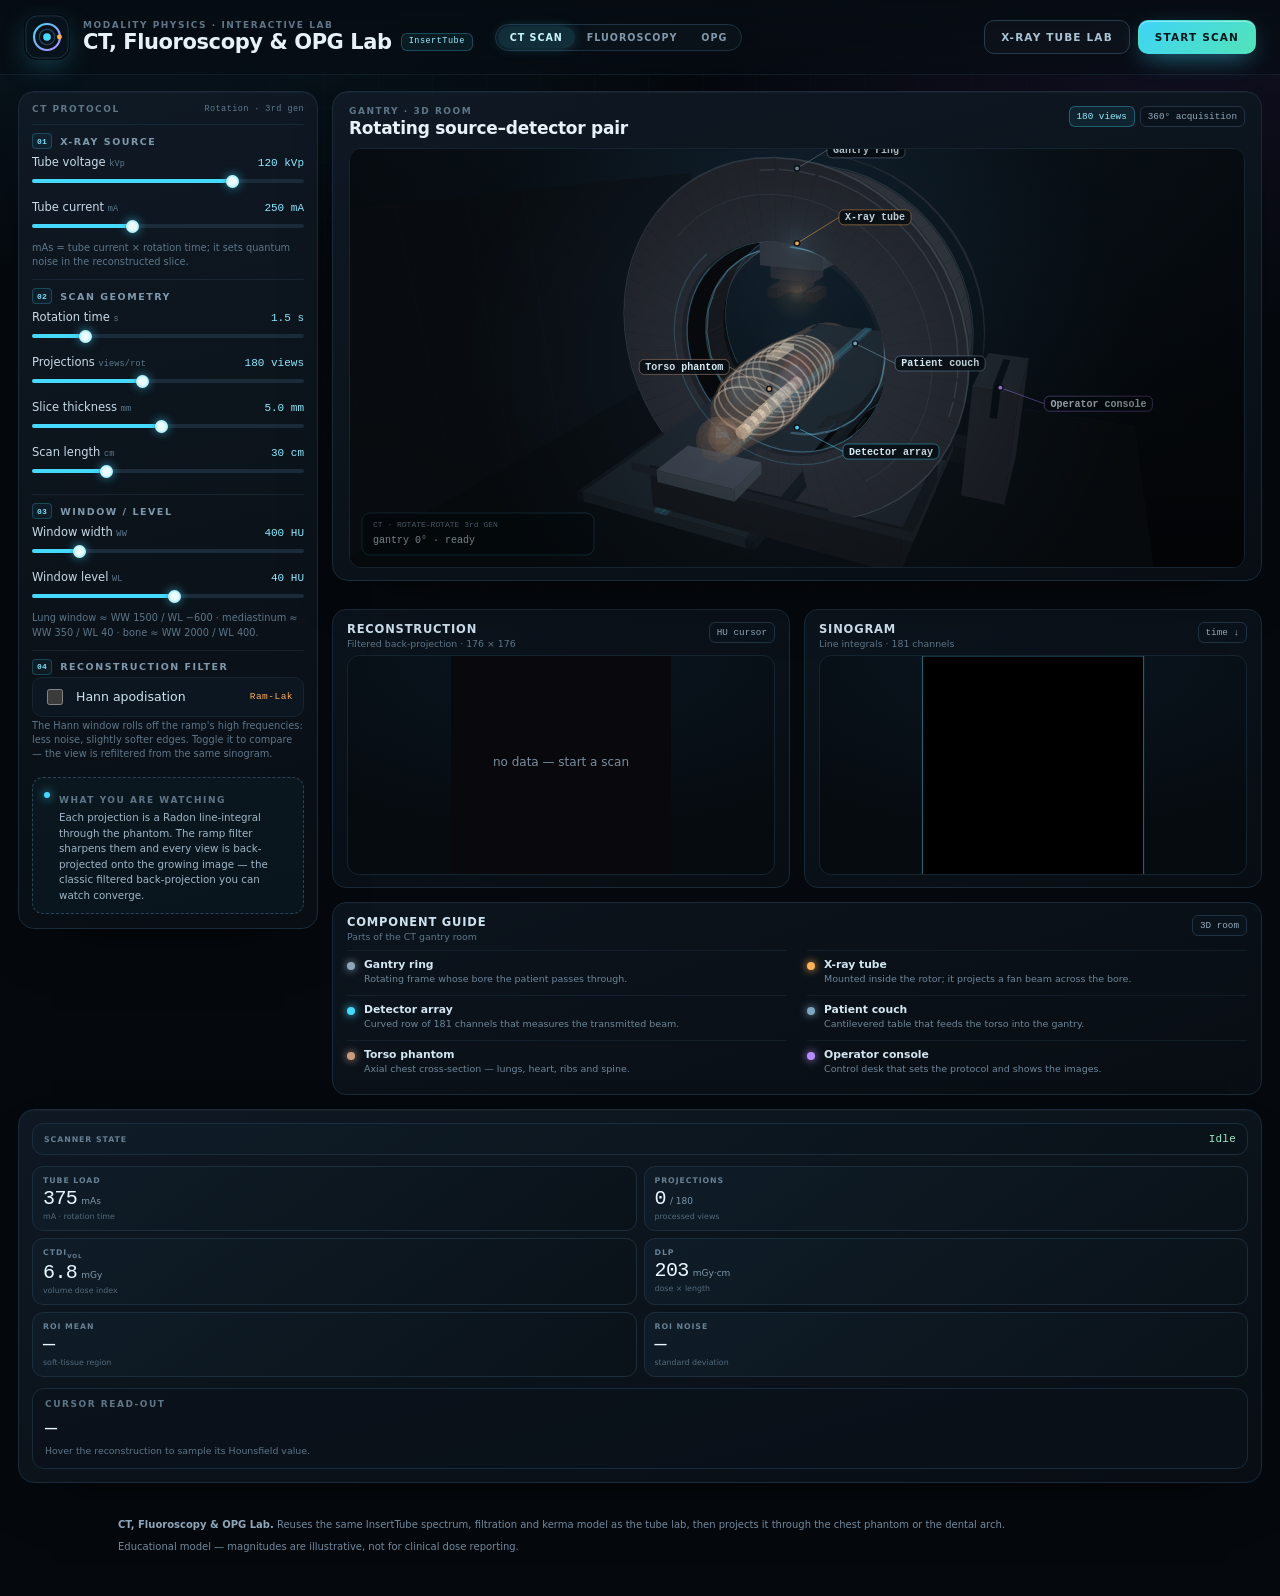
<file: docs/ct-fluoro.html>
<!DOCTYPE html><html lang="en"><head><meta charset="utf-8"><meta name="viewport" content="width=device-width,initial-scale=1"><title>CT, Fluoroscopy &amp; OPG Lab — modality simulator</title><meta name="description" content="Interactive simulation of a CT scanner (axial phantom, Radon projections, filtered back-projection, HU windowing, dose), a pulsed fluoroscopy system, and a dental panoramic (OPG) unit."><link rel="icon" href="data:image/svg+xml,%3Csvg xmlns='http://www.w3.org/2000/svg' viewBox='0 0 64 64'%3E%3Crect width='64' height='64' rx='14' fill='%23070c12'/%3E%3Ccircle cx='32' cy='32' r='17' fill='none' stroke='%2345d8ff' stroke-width='3'/%3E%3Ccircle cx='32' cy='32' r='7' fill='none' stroke='%23ffb054' stroke-width='3'/%3E%3C/svg%3E"><link rel="stylesheet" href="css/styles.css"><link rel="stylesheet" href="css/ct-fluoro.css"></head><body><header class="app-header"><div class="brand"><span class="brand-mark" aria-hidden="true"><svg viewBox="0 0 48 48" role="img"><defs><linearGradient id="markRing" x1="0" y1="0" x2="1" y2="1"><stop offset="0" stop-color="#45d8ff"/><stop offset="1" stop-color="#b58cff"/></linearGradient></defs><rect x="2" y="2" width="44" height="44" rx="12" fill="#08121b" stroke="#1e3446"/><circle cx="24" cy="24" r="13.5" fill="none" stroke="url(#markRing)" stroke-width="2.2"/><circle cx="24" cy="24" r="8" fill="none" stroke="#274257" stroke-width="1.4"/><circle cx="24" cy="24" r="4" fill="#46d9ff"/><circle cx="37" cy="24" r="2.6" fill="#ffb054"/></svg></span><div class="brand-text"><p class="eyebrow">Modality physics · interactive lab</p><h1>CT, Fluoroscopy &amp; OPG Lab <span class="badge">InsertTube</span></h1></div></div><div class="view-toggle" role="tablist" aria-label="Imaging modality"><button id="modeCT" type="button" class="is-active" role="tab">CT scan</button> <button id="modeFluoro" type="button" role="tab">Fluoroscopy</button> <button id="modeOPG" type="button" role="tab">OPG</button></div><div class="header-actions"><a class="btn ghost" href="index.html">X-ray tube lab</a> <button class="btn primary" id="scanBtn" type="button"><span class="btn-icon" aria-hidden="true">◎</span> Start scan</button></div></header><div class="app-shell cf-shell"><aside class="panel controls" aria-label="Scanner controls"><div id="ctControls"><div class="mini-head"><span class="eyebrow">CT protocol</span> <span class="cf-lock">Rotation · 3rd gen</span></div><section class="control-group"><h2><span>01</span> X-ray source</h2><div class="control"><div class="control-head"><label for="kVp">Tube voltage <span class="sym">kVp</span></label><output id="kVpOut" for="kVp">120 kVp</output></div><input type="range" id="kVp" min="60" max="140" step="5" value="120"></div><div class="control"><div class="control-head"><label for="mA">Tube current <span class="sym">mA</span></label><output id="mAOut" for="mA">250 mA</output></div><input type="range" id="mA" min="50" max="600" step="10" value="250"></div><p class="control-hint">mAs = tube current × rotation time; it sets quantum noise in the reconstructed slice.</p></section><section class="control-group"><h2><span>02</span> Scan geometry</h2><div class="control"><div class="control-head"><label for="rotTime">Rotation time <span class="sym">s</span></label><output id="rotTimeOut" for="rotTime">1.5 s</output></div><input type="range" id="rotTime" min="0.5" max="6" step="0.1" value="1.5"></div><div class="control"><div class="control-head"><label for="projCount">Projections <span class="sym">views/rot</span></label><output id="projOut" for="projCount">180 views</output></div><input type="range" id="projCount" min="60" max="360" step="10" value="180"></div><div class="control"><div class="control-head"><label for="sliceThk">Slice thickness <span class="sym">mm</span></label><output id="sliceOut" for="sliceThk">5.0 mm</output></div><input type="range" id="sliceThk" min="0.5" max="10" step="0.5" value="5"></div><div class="control"><div class="control-head"><label for="scanLen">Scan length <span class="sym">cm</span></label><output id="scanLenOut" for="scanLen">30 cm</output></div><input type="range" id="scanLen" min="5" max="100" step="5" value="30"></div></section><section class="control-group"><h2><span>03</span> Window / level</h2><div class="control"><div class="control-head"><label for="winW">Window width <span class="sym">WW</span></label><output id="winWOut" for="winW">400 HU</output></div><input type="range" id="winW" min="100" max="2000" step="10" value="400"></div><div class="control"><div class="control-head"><label for="winL">Window level <span class="sym">WL</span></label><output id="winLOut" for="winL">40 HU</output></div><input type="range" id="winL" min="-800" max="800" step="10" value="40"></div><p class="control-hint">Lung window ≈ WW 1500 / WL −600 · mediastinum ≈ WW 350 / WL 40 · bone ≈ WW 2000 / WL 400.</p></section><section class="control-group"><h2><span>04</span> Reconstruction filter</h2><label class="toggle-row" for="hannWindow"><input type="checkbox" id="hannWindow"> <span>Hann apodisation</span><output id="hannOut" for="hannWindow">Ram-Lak</output></label><p class="control-hint">The Hann window rolls off the ramp's high frequencies: less noise, slightly softer edges. Toggle it to compare — the view is refiltered from the same sinogram.</p></section><div class="insight"><span class="insight-dot" aria-hidden="true"></span><div><span class="eyebrow">What you are watching</span><p>Each projection is a Radon line-integral through the phantom. The ramp filter sharpens them and every view is back-projected onto the growing image — the classic filtered back-projection you can watch converge.</p></div></div></div><div id="flControls" hidden><div class="mini-head"><span class="eyebrow">Fluoroscopy setup</span> <span class="cf-lock">Pulsed · live</span></div><section class="control-group"><h2><span>01</span> Beam</h2><div class="control"><div class="control-head"><label for="flkVp">Tube voltage <span class="sym">kVp</span></label><output id="flkVpOut" for="flkVp">80 kVp</output></div><input type="range" id="flkVp" min="50" max="120" step="5" value="80"></div><div class="control"><div class="control-head"><label for="flmA">Tube current <span class="sym">mA</span></label><output id="flmAOut" for="flmA">6.0 mA</output></div><input type="range" id="flmA" min="1" max="20" step="0.5" value="6"></div></section><section class="control-group"><h2><span>02</span> Pulsing</h2><div class="control"><div class="control-head"><label for="pulseWidth">Pulse width <span class="sym">ms</span></label><output id="pulseWidthOut" for="pulseWidth">20 ms</output></div><input type="range" id="pulseWidth" min="2" max="60" step="1" value="20"></div><div class="control"><div class="control-head"><label for="pulseRate">Pulse rate <span class="sym">pps</span></label><output id="pulseRateOut" for="pulseRate">7.5 pps</output></div><input type="range" id="pulseRate" min="1" max="30" step="0.5" value="7.5"></div><p class="control-hint">Dose per pulse ≈ mA × pulse width. Lowering the rate cuts dose but also lowers the frame rate the eye sees.</p></section><div class="insight"><span class="insight-dot" aria-hidden="true"></span><div><span class="eyebrow">What you are watching</span><p>A pulsed beam fires short exposures into a chest phantom. Iodinated contrast travels along the vessel, breathing shifts the anatomy, and the kerma meter accumulates in real time.</p></div></div></div><div id="opgControls" hidden><div class="mini-head"><span class="eyebrow">Dental panoramic protocol</span> <span class="cf-lock">Slit · rotational</span></div><section class="control-group"><h2><span>01</span> X-ray source</h2><div class="control"><div class="control-head"><label for="opgkVp">Tube voltage <span class="sym">kVp</span></label><output id="opgkVpOut" for="opgkVp">75 kVp</output></div><input type="range" id="opgkVp" min="60" max="100" step="1" value="75"></div><div class="control"><div class="control-head"><label for="opgmA">Tube current <span class="sym">mA</span></label><output id="opgmAOut" for="opgmA">8 mA</output></div><input type="range" id="opgmA" min="2" max="16" step="0.5" value="8"></div></section><section class="control-group"><h2><span>02</span> Panoramic sweep</h2><div class="control"><div class="control-head"><label for="opgRotTime">Sweep time <span class="sym">s</span></label><output id="opgRotTimeOut" for="opgRotTime">9.0 s</output></div><input type="range" id="opgRotTime" min="4" max="18" step="0.5" value="9"></div><div class="control"><div class="control-head"><label for="opgArch">Dental arch <span class="sym">shape</span></label><output id="opgArchOut" for="opgArch">U-arch</output></div><input type="range" id="opgArch" min="0" max="2" step="1" value="0"></div><div class="control"><div class="control-head"><label for="opgFocus">Focal trough <span class="sym">layer</span></label><output id="opgFocusOut" for="opgFocus">Centred · layer 0</output></div><input type="range" id="opgFocus" min="-2" max="2" step="1" value="0"></div><p class="control-hint">The tube and slit detector orbit the head in one sweep; the focal trough follows the dental arch so the teeth stay in focus while everything else is blurred.</p></section><div class="insight"><span class="insight-dot" aria-hidden="true"></span><div><span class="eyebrow">What you are watching</span><p>A narrow fan beam sweeps once around the jaw while the detector collects slice after slice. The vertical strips are stitched into a flattened panoramic view of the whole dental arch.</p></div></div></div></aside><main class="stage-column"><div id="ctStage" class="stage-column"><section class="panel stage"><div class="stage-head"><div><p class="eyebrow">Gantry · 3D room</p><h2>Rotating source–detector pair</h2></div><div class="stage-tags"><span class="tag accent" id="tagViews">180 views</span> <span class="tag">360° acquisition</span></div></div><div class="cf-canvas-wrap cf-gantry"><canvas id="gantryCanvas"></canvas></div></section><div class="cf-row"><div class="card"><div class="card-head"><div><h3>Reconstruction</h3><p>Filtered back-projection · 176 × 176</p></div><span class="tag">HU cursor</span></div><div class="cf-canvas-wrap cf-square"><canvas id="reconCanvas"></canvas></div></div><div class="card"><div class="card-head"><div><h3>Sinogram</h3><p>Line integrals · 181 channels</p></div><span class="tag">time ↓</span></div><div class="cf-canvas-wrap cf-square"><canvas id="sinoCanvas"></canvas></div></div></div><div class="card cf-guide"><div class="card-head"><div><h3>Component guide</h3><p>Parts of the CT gantry room</p></div><span class="tag">3D room</span></div><ul class="cf-guide-list"><li><span class="dot" style="--c:#8ea6b8"></span><div><b>Gantry ring</b><em>Rotating frame whose bore the patient passes through.</em></div></li><li><span class="dot" style="--c:#ffb257"></span><div><b>X-ray tube</b><em>Mounted inside the rotor; it projects a fan beam across the bore.</em></div></li><li><span class="dot" style="--c:#46d9ff"></span><div><b>Detector array</b><em>Curved row of 181 channels that measures the transmitted beam.</em></div></li><li><span class="dot" style="--c:#7ea6c0"></span><div><b>Patient couch</b><em>Cantilevered table that feeds the torso into the gantry.</em></div></li><li><span class="dot" style="--c:#cc9e80"></span><div><b>Torso phantom</b><em>Axial chest cross-section — lungs, heart, ribs and spine.</em></div></li><li><span class="dot" style="--c:#b58cff"></span><div><b>Operator console</b><em>Control desk that sets the protocol and shows the images.</em></div></li></ul></div></div><div id="flStage" class="stage-column" hidden><section class="panel stage"><div class="stage-head"><div><p class="eyebrow">C-arm · 3D room</p><h2>Mobile C-arm — oblique projection</h2></div><div class="stage-tags"><span class="tag accent" id="tagFlRate">7.5 pps</span> <span class="tag">spot imaging</span></div></div><div class="cf-canvas-wrap cf-gantry"><canvas id="carmCanvas"></canvas></div></section><div class="cf-row"><div class="card"><div class="card-head"><div><h3>Fluoroscopy monitor</h3><p>Pulsed live image · 240 × 288</p></div><span class="tag">contrast bolus</span></div><div class="cf-fluoro-frame"><canvas id="fluoroCanvas" class="cf-fl-canvas"></canvas></div></div></div><div class="card cf-guide"><div class="card-head"><div><h3>Component guide</h3><p>Parts of the mobile C-arm room</p></div><span class="tag">3D room</span></div><ul class="cf-guide-list"><li><span class="dot" style="--c:#9fb0c4"></span><div><b>C-arm arc</b><em>The hoop holding the tube and detector opposite each other; it slides to any oblique angle.</em></div></li><li><span class="dot" style="--c:#ffb257"></span><div><b>X-ray tube head</b><em>Sealed source at one end of the arc; it fires the pulsed beam.</em></div></li><li><span class="dot" style="--c:#46d9ff"></span><div><b>Image intensifier</b><em>Detector at the far end; it captures the live fluoroscopic image.</em></div></li><li><span class="dot" style="--c:#7e8ea6"></span><div><b>Carriage &amp; column</b><em>Motorised cradle the hoop slides through as it angulates.</em></div></li><li><span class="dot" style="--c:#5f7387"></span><div><b>Mobile base</b><em>Wheeled chassis and castors; it stays fixed to the floor.</em></div></li><li><span class="dot" style="--c:#7ea6c0"></span><div><b>Patient couch</b><em>Cantilevered table supporting the torso under the arc.</em></div></li></ul></div></div><div id="opgStage" class="stage-column" hidden><section class="panel stage"><div class="stage-head"><div><p class="eyebrow">Panoramic unit · 3D room</p><h2>Rotating slit beam around the head</h2></div><div class="stage-tags"><span class="tag accent" id="tagOpgAngle">0°</span> <span class="tag">single sweep</span></div></div><div class="cf-canvas-wrap cf-gantry"><canvas id="opgCanvas"></canvas></div></section><div class="cf-row"><div class="card cf-span-2"><div class="card-head"><div><h3>Panoramic radiograph</h3><p>OPG · dental arch unrolled left→right</p></div><span class="tag">stitched sweep</span></div><div class="cf-pano-frame"><canvas id="panoCanvas" class="cf-pano-canvas"></canvas></div></div></div><div class="card cf-guide"><div class="card-head"><div><h3>Component guide</h3><p>Parts of the panoramic (OPG) unit</p></div><span class="tag">3D room</span></div><ul class="cf-guide-list"><li><span class="dot" style="--c:#9fb0c4"></span><div><b>Rotating arm</b><em>Semicircular gantry that carries the tube and sensor once around the head.</em></div></li><li><span class="dot" style="--c:#ffb257"></span><div><b>X-ray tube</b><em>Source at the leading end of the arm; it emits a narrow fan beam.</em></div></li><li><span class="dot" style="--c:#ffd27a"></span><div><b>Slit collimator</b><em>Vertical jaws that narrow the beam to the thin slice the sensor records.</em></div></li><li><span class="dot" style="--c:#46d9ff"></span><div><b>Detector sensor</b><em>Slit sensor opposite the tube; each column becomes one strip of the panorama.</em></div></li><li><span class="dot" style="--c:#7e8ea6"></span><div><b>Head positioner</b><em>Bite block and chin rest that align the dental arch in the focal trough.</em></div></li><li><span class="dot" style="--c:#7e8ea6"></span><div><b>Column &amp; lift</b><em>Motorised mast that raises the whole arm to the patient's height.</em></div></li></ul></div></div></main><aside class="panel side cf-side"><div id="ctStats" class="cf-stats"><div class="cf-state"><span class="k">Scanner state</span> <span class="cf-state-v" id="ctState">Idle</span></div><div class="stat-grid"><div class="stat"><span class="k">Tube load</span> <span class="v" id="ctMAs">—</span> <span class="s">mA · rotation time</span></div><div class="stat"><span class="k">Projections</span> <span class="v" id="ctProj"><b>0</b><em>/ 180</em></span> <span class="s">processed views</span></div><div class="stat"><span class="k">CTDI<sub>vol</sub></span> <span class="v" id="ctCTDI">—</span> <span class="s">volume dose index</span></div><div class="stat"><span class="k">DLP</span> <span class="v" id="ctDLP">—</span> <span class="s">dose × length</span></div><div class="stat"><span class="k">ROI mean</span> <span class="v" id="ctROI">—</span> <span class="s">soft-tissue region</span></div><div class="stat"><span class="k">ROI noise</span> <span class="v" id="ctNoise">—</span> <span class="s">standard deviation</span></div></div><div class="metrics-card"><p class="eyebrow">Cursor read-out</p><div class="cf-hover"><span class="cf-hover-v" id="ctHover">—</span> <span class="cf-hover-hint">Hover the reconstruction to sample its Hounsfield value.</span></div></div></div><div id="flStats" class="cf-stats" hidden><div class="cf-state"><span class="k">System state</span> <span class="cf-state-v" id="flState">Standby</span></div><div class="stat-grid"><div class="stat"><span class="k">Pulses fired</span> <span class="v" id="flPulses"><b>0</b><em>pulses</em></span> <span class="s">this run</span></div><div class="stat"><span class="k">Cumulative kerma</span> <span class="v" id="flKerma">—</span> <span class="s">entrance air kerma</span></div><div class="stat"><span class="k">Dose rate</span> <span class="v" id="flRate">—</span> <span class="s">steady-state estimate</span></div><div class="stat"><span class="k">Last pulse</span> <span class="v" id="flLast">—</span> <span class="s">mA · pulse width</span></div></div><div class="metrics-card"><p class="eyebrow">Contrast study</p><div class="cf-hover"><span class="cf-hover-hint">A bolus of contrast follows the vessel while the phantom breathes. Watch the kerma build pulse by pulse.</span></div></div></div><div id="opgStats" class="cf-stats" hidden><div class="cf-state"><span class="k">Unit state</span> <span class="cf-state-v" id="opgState">Standby</span></div><div class="stat-grid"><div class="stat"><span class="k">Arm angle</span> <span class="v" id="opgAngle"><b>0</b><em>°</em></span> <span class="s">sweep position</span></div><div class="stat"><span class="k">Sweep progress</span> <span class="v" id="opgProgress"><b>0</b><em>%</em></span> <span class="s">of the arc</span></div><div class="stat"><span class="k">Collimated slice</span> <span class="v" id="opgSlice">—</span> <span class="s">beam height</span></div><div class="stat"><span class="k">Cumulative kerma</span> <span class="v" id="opgKerma">—</span> <span class="s">entrance air kerma</span></div></div><div class="metrics-card"><p class="eyebrow">Panoramic image</p><div class="cf-hover"><span class="cf-hover-hint">Strips fill in as the arm rotates, building a flat view of the dental arch. Change the arch shape or focal trough to shift what stays sharp.</span></div></div></div></aside></div><footer class="app-footer"><p><strong>CT, Fluoroscopy &amp; OPG Lab.</strong> <span>Reuses the same InsertTube spectrum, filtration and kerma model as the tube lab, then projects it through the chest phantom or the dental arch.</span></p><p><span>Educational model — magnitudes are illustrative, not for clinical dose reporting.</span></p></footer><script src="js/insert-tube.js"></script><script src="js/phantom.js"></script><script src="js/tube3d.js"></script><script src="js/scene3d.js"></script><script src="js/ct-fluoro.js"></script></body></html>
</file>
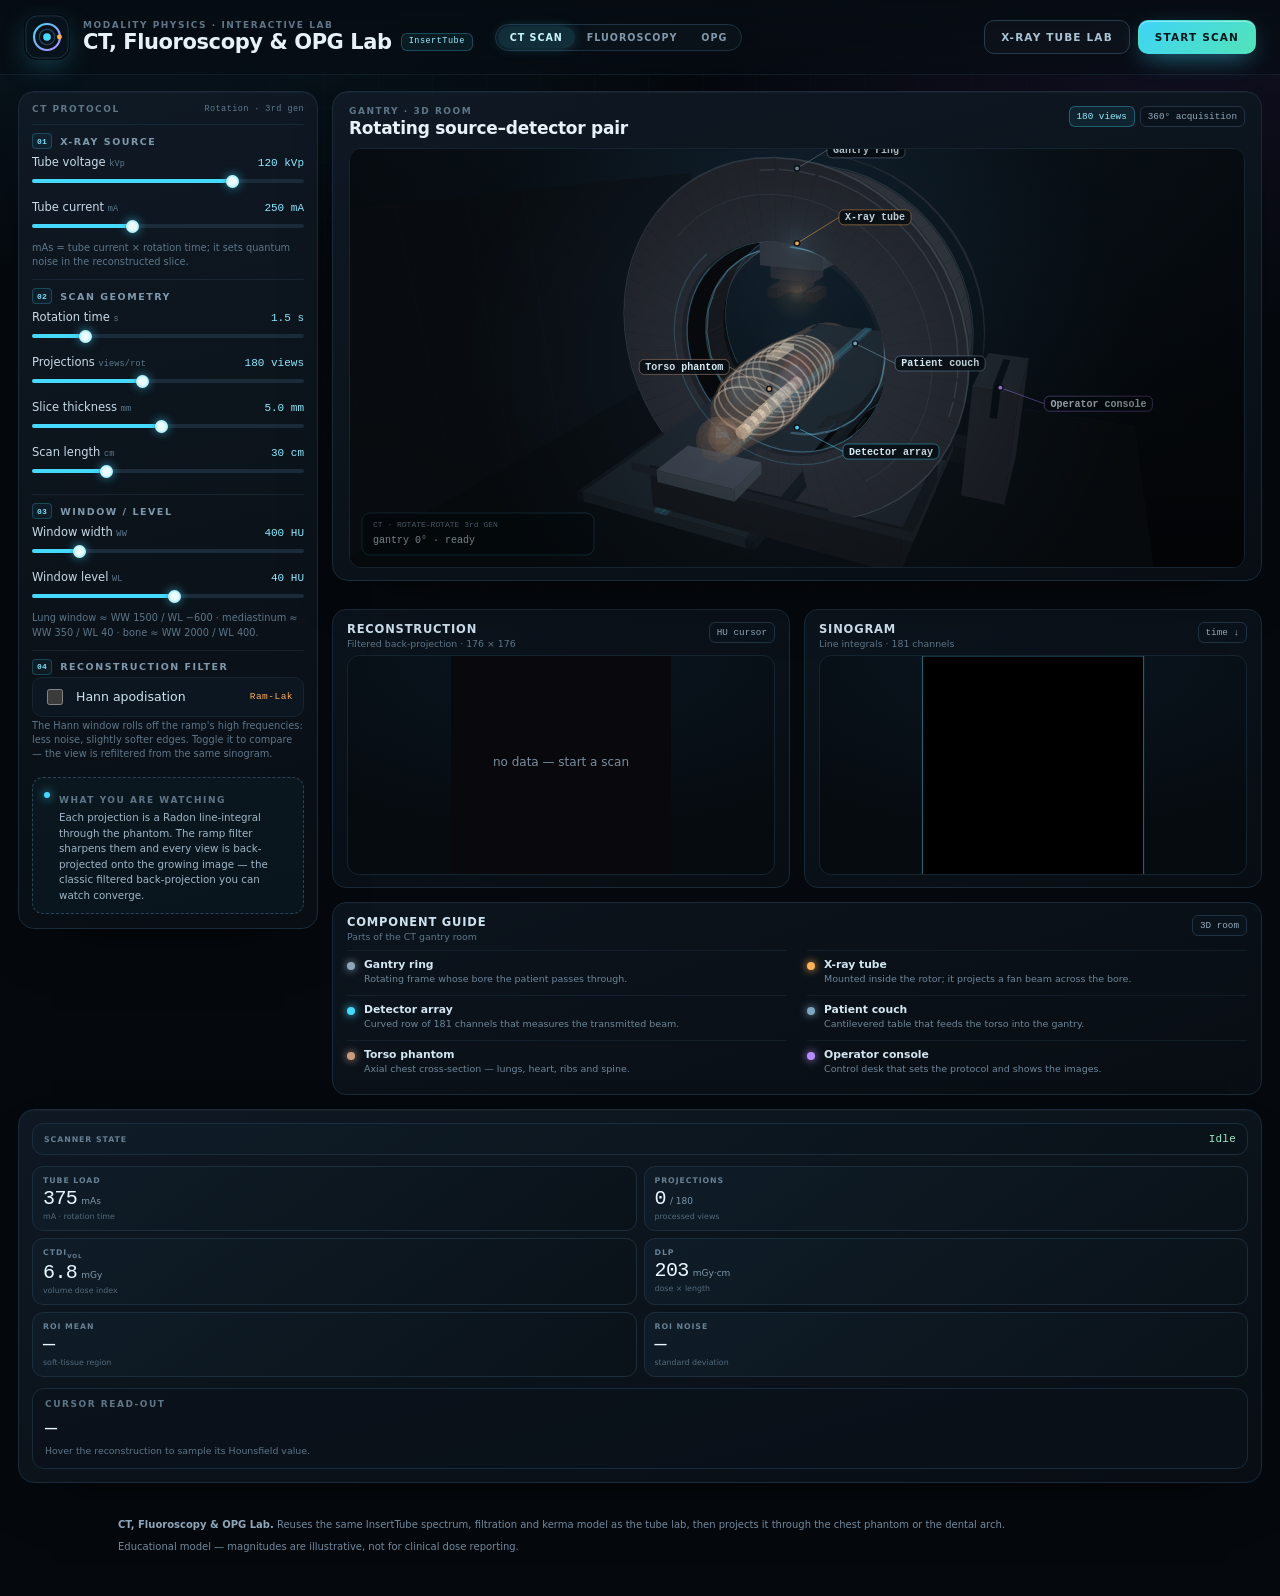
<file: xray-lab/ct-fluoro.html>
<!DOCTYPE html>
<html lang="en">
<head>
  <meta charset="utf-8" />
  <meta name="viewport" content="width=device-width, initial-scale=1" />
  <title>CT, Fluoroscopy &amp; OPG Lab — modality simulator</title>
  <meta name="description" content="Interactive simulation of a CT scanner (axial phantom, Radon projections, filtered back-projection, HU windowing, dose), a pulsed fluoroscopy system, and a dental panoramic (OPG) unit." />
  <link rel="icon" href="data:image/svg+xml,%3Csvg xmlns='http://www.w3.org/2000/svg' viewBox='0 0 64 64'%3E%3Crect width='64' height='64' rx='14' fill='%23070c12'/%3E%3Ccircle cx='32' cy='32' r='17' fill='none' stroke='%2345d8ff' stroke-width='3'/%3E%3Ccircle cx='32' cy='32' r='7' fill='none' stroke='%23ffb054' stroke-width='3'/%3E%3C/svg%3E" />
  <link rel="stylesheet" href="css/styles.css" />
  <link rel="stylesheet" href="css/ct-fluoro.css" />
</head>
<body>
  <header class="app-header">
    <div class="brand">
      <span class="brand-mark" aria-hidden="true">
        <svg viewBox="0 0 48 48" role="img">
          <defs>
            <linearGradient id="markRing" x1="0" y1="0" x2="1" y2="1">
              <stop offset="0" stop-color="#45d8ff" />
              <stop offset="1" stop-color="#b58cff" />
            </linearGradient>
          </defs>
          <rect x="2" y="2" width="44" height="44" rx="12" fill="#08121b" stroke="#1e3446" />
          <circle cx="24" cy="24" r="13.5" fill="none" stroke="url(#markRing)" stroke-width="2.2" />
          <circle cx="24" cy="24" r="8" fill="none" stroke="#274257" stroke-width="1.4" />
          <circle cx="24" cy="24" r="4" fill="#46d9ff" />
          <circle cx="37" cy="24" r="2.6" fill="#ffb054" />
        </svg>
      </span>
      <div class="brand-text">
        <p class="eyebrow">Modality physics · interactive lab</p>
        <h1>CT, Fluoroscopy &amp; OPG Lab <span class="badge">InsertTube</span></h1>
      </div>
    </div>

    <div class="view-toggle" role="tablist" aria-label="Imaging modality">
      <button id="modeCT" type="button" class="is-active" role="tab">CT scan</button>
      <button id="modeFluoro" type="button" role="tab">Fluoroscopy</button>
      <button id="modeOPG" type="button" role="tab">OPG</button>
    </div>

    <div class="header-actions">
      <a class="btn ghost" href="index.html">X-ray tube lab</a>
      <button class="btn primary" id="scanBtn" type="button">
        <span class="btn-icon" aria-hidden="true">◎</span> Start scan
      </button>
    </div>
  </header>

  <div class="app-shell cf-shell">
    <!-- ============================== CONTROLS ============================== -->
    <aside class="panel controls" aria-label="Scanner controls">

      <!-- ------------------------------- CT ------------------------------- -->
      <div id="ctControls">
        <div class="mini-head">
          <span class="eyebrow">CT protocol</span>
          <span class="cf-lock">Rotation · 3rd gen</span>
        </div>

        <section class="control-group">
          <h2><span>01</span> X-ray source</h2>
          <div class="control">
            <div class="control-head">
              <label for="kVp">Tube voltage <span class="sym">kVp</span></label>
              <output id="kVpOut" for="kVp">120 kVp</output>
            </div>
            <input type="range" id="kVp" min="60" max="140" step="5" value="120" />
          </div>
          <div class="control">
            <div class="control-head">
              <label for="mA">Tube current <span class="sym">mA</span></label>
              <output id="mAOut" for="mA">250 mA</output>
            </div>
            <input type="range" id="mA" min="50" max="600" step="10" value="250" />
          </div>
          <p class="control-hint">mAs = tube current × rotation time; it sets quantum noise in the reconstructed slice.</p>
        </section>

        <section class="control-group">
          <h2><span>02</span> Scan geometry</h2>
          <div class="control">
            <div class="control-head">
              <label for="rotTime">Rotation time <span class="sym">s</span></label>
              <output id="rotTimeOut" for="rotTime">1.5 s</output>
            </div>
            <input type="range" id="rotTime" min="0.5" max="6" step="0.1" value="1.5" />
          </div>
          <div class="control">
            <div class="control-head">
              <label for="projCount">Projections <span class="sym">views/rot</span></label>
              <output id="projOut" for="projCount">180 views</output>
            </div>
            <input type="range" id="projCount" min="60" max="360" step="10" value="180" />
          </div>
          <div class="control">
            <div class="control-head">
              <label for="sliceThk">Slice thickness <span class="sym">mm</span></label>
              <output id="sliceOut" for="sliceThk">5.0 mm</output>
            </div>
            <input type="range" id="sliceThk" min="0.5" max="10" step="0.5" value="5" />
          </div>
          <div class="control">
            <div class="control-head">
              <label for="scanLen">Scan length <span class="sym">cm</span></label>
              <output id="scanLenOut" for="scanLen">30 cm</output>
            </div>
            <input type="range" id="scanLen" min="5" max="100" step="5" value="30" />
          </div>
        </section>

        <section class="control-group">
          <h2><span>03</span> Window / level</h2>
          <div class="control">
            <div class="control-head">
              <label for="winW">Window width <span class="sym">WW</span></label>
              <output id="winWOut" for="winW">400 HU</output>
            </div>
            <input type="range" id="winW" min="100" max="2000" step="10" value="400" />
          </div>
          <div class="control">
            <div class="control-head">
              <label for="winL">Window level <span class="sym">WL</span></label>
              <output id="winLOut" for="winL">40 HU</output>
            </div>
            <input type="range" id="winL" min="-800" max="800" step="10" value="40" />
          </div>
          <p class="control-hint">Lung window ≈ WW 1500 / WL −600 · mediastinum ≈ WW 350 / WL 40 · bone ≈ WW 2000 / WL 400.</p>
        </section>

        <section class="control-group">
          <h2><span>04</span> Reconstruction filter</h2>
          <label class="toggle-row" for="hannWindow">
            <input type="checkbox" id="hannWindow" />
            <span>Hann apodisation</span>
            <output id="hannOut" for="hannWindow">Ram-Lak</output>
          </label>
          <p class="control-hint">The Hann window rolls off the ramp's high frequencies: less noise, slightly softer edges. Toggle it to compare — the view is refiltered from the same sinogram.</p>
        </section>

        <div class="insight">
          <span class="insight-dot" aria-hidden="true"></span>
          <div>
            <span class="eyebrow">What you are watching</span>
            <p>Each projection is a Radon line-integral through the phantom. The ramp filter sharpens them and every view is back-projected onto the growing image — the classic filtered back-projection you can watch converge.</p>
          </div>
        </div>
      </div>

      <!-- ---------------------------- FLUOROSCOPY ---------------------------- -->
      <div id="flControls" hidden>
        <div class="mini-head">
          <span class="eyebrow">Fluoroscopy setup</span>
          <span class="cf-lock">Pulsed · live</span>
        </div>

        <section class="control-group">
          <h2><span>01</span> Beam</h2>
          <div class="control">
            <div class="control-head">
              <label for="flkVp">Tube voltage <span class="sym">kVp</span></label>
              <output id="flkVpOut" for="flkVp">80 kVp</output>
            </div>
            <input type="range" id="flkVp" min="50" max="120" step="5" value="80" />
          </div>
          <div class="control">
            <div class="control-head">
              <label for="flmA">Tube current <span class="sym">mA</span></label>
              <output id="flmAOut" for="flmA">6.0 mA</output>
            </div>
            <input type="range" id="flmA" min="1" max="20" step="0.5" value="6" />
          </div>
        </section>

        <section class="control-group">
          <h2><span>02</span> Pulsing</h2>
          <div class="control">
            <div class="control-head">
              <label for="pulseWidth">Pulse width <span class="sym">ms</span></label>
              <output id="pulseWidthOut" for="pulseWidth">20 ms</output>
            </div>
            <input type="range" id="pulseWidth" min="2" max="60" step="1" value="20" />
          </div>
          <div class="control">
            <div class="control-head">
              <label for="pulseRate">Pulse rate <span class="sym">pps</span></label>
              <output id="pulseRateOut" for="pulseRate">7.5 pps</output>
            </div>
            <input type="range" id="pulseRate" min="1" max="30" step="0.5" value="7.5" />
          </div>
          <p class="control-hint">Dose per pulse ≈ mA × pulse width. Lowering the rate cuts dose but also lowers the frame rate the eye sees.</p>
        </section>

        <div class="insight">
          <span class="insight-dot" aria-hidden="true"></span>
          <div>
            <span class="eyebrow">What you are watching</span>
            <p>A pulsed beam fires short exposures into a chest phantom. Iodinated contrast travels along the vessel, breathing shifts the anatomy, and the kerma meter accumulates in real time.</p>
          </div>
        </div>
      </div>

      <!-- ------------------------------- OPG ------------------------------- -->
      <div id="opgControls" hidden>
        <div class="mini-head">
          <span class="eyebrow">Dental panoramic protocol</span>
          <span class="cf-lock">Slit · rotational</span>
        </div>

        <section class="control-group">
          <h2><span>01</span> X-ray source</h2>
          <div class="control">
            <div class="control-head">
              <label for="opgkVp">Tube voltage <span class="sym">kVp</span></label>
              <output id="opgkVpOut" for="opgkVp">75 kVp</output>
            </div>
            <input type="range" id="opgkVp" min="60" max="100" step="1" value="75" />
          </div>
          <div class="control">
            <div class="control-head">
              <label for="opgmA">Tube current <span class="sym">mA</span></label>
              <output id="opgmAOut" for="opgmA">8 mA</output>
            </div>
            <input type="range" id="opgmA" min="2" max="16" step="0.5" value="8" />
          </div>
        </section>

        <section class="control-group">
          <h2><span>02</span> Panoramic sweep</h2>
          <div class="control">
            <div class="control-head">
              <label for="opgRotTime">Sweep time <span class="sym">s</span></label>
              <output id="opgRotTimeOut" for="opgRotTime">9.0 s</output>
            </div>
            <input type="range" id="opgRotTime" min="4" max="18" step="0.5" value="9" />
          </div>
          <div class="control">
            <div class="control-head">
              <label for="opgArch">Dental arch <span class="sym">shape</span></label>
              <output id="opgArchOut" for="opgArch">U-arch</output>
            </div>
            <input type="range" id="opgArch" min="0" max="2" step="1" value="0" />
          </div>
          <div class="control">
            <div class="control-head">
              <label for="opgFocus">Focal trough <span class="sym">layer</span></label>
              <output id="opgFocusOut" for="opgFocus">Centred · layer 0</output>
            </div>
            <input type="range" id="opgFocus" min="-2" max="2" step="1" value="0" />
          </div>
          <p class="control-hint">The tube and slit detector orbit the head in one sweep; the focal trough follows the dental arch so the teeth stay in focus while everything else is blurred.</p>
        </section>

        <div class="insight">
          <span class="insight-dot" aria-hidden="true"></span>
          <div>
            <span class="eyebrow">What you are watching</span>
            <p>A narrow fan beam sweeps once around the jaw while the detector collects slice after slice. The vertical strips are stitched into a flattened panoramic view of the whole dental arch.</p>
          </div>
        </div>
      </div>
    </aside>

    <!-- ================================ STAGE =============================== -->
    <main class="stage-column">

      <!-- ------------------------------- CT ------------------------------- -->
      <div id="ctStage" class="stage-column">
        <section class="panel stage">
          <div class="stage-head">
            <div>
              <p class="eyebrow">Gantry · 3D room</p>
              <h2>Rotating source–detector pair</h2>
            </div>
            <div class="stage-tags">
              <span class="tag accent" id="tagViews">180 views</span>
              <span class="tag">360° acquisition</span>
            </div>
          </div>
          <div class="cf-canvas-wrap cf-gantry">
            <canvas id="gantryCanvas"></canvas>
          </div>
        </section>

        <div class="cf-row">
          <div class="card">
            <div class="card-head">
              <div>
                <h3>Reconstruction</h3>
                <p>Filtered back-projection · 176 × 176</p>
              </div>
              <span class="tag">HU cursor</span>
            </div>
            <div class="cf-canvas-wrap cf-square">
              <canvas id="reconCanvas"></canvas>
            </div>
          </div>

          <div class="card">
            <div class="card-head">
              <div>
                <h3>Sinogram</h3>
                <p>Line integrals · 181 channels</p>
              </div>
              <span class="tag">time ↓</span>
            </div>
            <div class="cf-canvas-wrap cf-square">
              <canvas id="sinoCanvas"></canvas>
            </div>
          </div>
        </div>

        <div class="card cf-guide">
          <div class="card-head">
            <div>
              <h3>Component guide</h3>
              <p>Parts of the CT gantry room</p>
            </div>
            <span class="tag">3D room</span>
          </div>
          <ul class="cf-guide-list">
            <li>
              <span class="dot" style="--c:#8ea6b8"></span>
              <div><b>Gantry ring</b><em>Rotating frame whose bore the patient passes through.</em></div>
            </li>
            <li>
              <span class="dot" style="--c:#ffb257"></span>
              <div><b>X-ray tube</b><em>Mounted inside the rotor; it projects a fan beam across the bore.</em></div>
            </li>
            <li>
              <span class="dot" style="--c:#46d9ff"></span>
              <div><b>Detector array</b><em>Curved row of 181 channels that measures the transmitted beam.</em></div>
            </li>
            <li>
              <span class="dot" style="--c:#7ea6c0"></span>
              <div><b>Patient couch</b><em>Cantilevered table that feeds the torso into the gantry.</em></div>
            </li>
            <li>
              <span class="dot" style="--c:#cc9e80"></span>
              <div><b>Torso phantom</b><em>Axial chest cross-section — lungs, heart, ribs and spine.</em></div>
            </li>
            <li>
              <span class="dot" style="--c:#b58cff"></span>
              <div><b>Operator console</b><em>Control desk that sets the protocol and shows the images.</em></div>
            </li>
          </ul>
        </div>
      </div>

      <!-- ---------------------------- FLUOROSCOPY ---------------------------- -->
      <div id="flStage" class="stage-column" hidden>
        <section class="panel stage">
          <div class="stage-head">
            <div>
              <p class="eyebrow">C-arm · 3D room</p>
              <h2>Mobile C-arm — oblique projection</h2>
            </div>
            <div class="stage-tags">
              <span class="tag accent" id="tagFlRate">7.5 pps</span>
              <span class="tag">spot imaging</span>
            </div>
          </div>
          <div class="cf-canvas-wrap cf-gantry">
            <canvas id="carmCanvas"></canvas>
          </div>
        </section>

        <div class="cf-row">
          <div class="card">
            <div class="card-head">
              <div>
                <h3>Fluoroscopy monitor</h3>
                <p>Pulsed live image · 240 × 288</p>
              </div>
              <span class="tag">contrast bolus</span>
            </div>
            <div class="cf-fluoro-frame">
              <canvas id="fluoroCanvas" class="cf-fl-canvas"></canvas>
            </div>
          </div>
        </div>

        <div class="card cf-guide">
          <div class="card-head">
            <div>
              <h3>Component guide</h3>
              <p>Parts of the mobile C-arm room</p>
            </div>
            <span class="tag">3D room</span>
          </div>
          <ul class="cf-guide-list">
            <li>
              <span class="dot" style="--c:#9fb0c4"></span>
              <div><b>C-arm arc</b><em>The hoop holding the tube and detector opposite each other; it slides to any oblique angle.</em></div>
            </li>
            <li>
              <span class="dot" style="--c:#ffb257"></span>
              <div><b>X-ray tube head</b><em>Sealed source at one end of the arc; it fires the pulsed beam.</em></div>
            </li>
            <li>
              <span class="dot" style="--c:#46d9ff"></span>
              <div><b>Image intensifier</b><em>Detector at the far end; it captures the live fluoroscopic image.</em></div>
            </li>
            <li>
              <span class="dot" style="--c:#7e8ea6"></span>
              <div><b>Carriage &amp; column</b><em>Motorised cradle the hoop slides through as it angulates.</em></div>
            </li>
            <li>
              <span class="dot" style="--c:#5f7387"></span>
              <div><b>Mobile base</b><em>Wheeled chassis and castors; it stays fixed to the floor.</em></div>
            </li>
            <li>
              <span class="dot" style="--c:#7ea6c0"></span>
              <div><b>Patient couch</b><em>Cantilevered table supporting the torso under the arc.</em></div>
            </li>
          </ul>
        </div>
      </div>

      <!-- ------------------------------- OPG ------------------------------- -->
      <div id="opgStage" class="stage-column" hidden>
        <section class="panel stage">
          <div class="stage-head">
            <div>
              <p class="eyebrow">Panoramic unit · 3D room</p>
              <h2>Rotating slit beam around the head</h2>
            </div>
            <div class="stage-tags">
              <span class="tag accent" id="tagOpgAngle">0°</span>
              <span class="tag">single sweep</span>
            </div>
          </div>
          <div class="cf-canvas-wrap cf-gantry">
            <canvas id="opgCanvas"></canvas>
          </div>
        </section>

        <div class="cf-row">
          <div class="card cf-span-2">
            <div class="card-head">
              <div>
                <h3>Panoramic radiograph</h3>
                <p>OPG · dental arch unrolled left→right</p>
              </div>
              <span class="tag">stitched sweep</span>
            </div>
            <div class="cf-pano-frame">
              <canvas id="panoCanvas" class="cf-pano-canvas"></canvas>
            </div>
          </div>
        </div>

        <div class="card cf-guide">
          <div class="card-head">
            <div>
              <h3>Component guide</h3>
              <p>Parts of the panoramic (OPG) unit</p>
            </div>
            <span class="tag">3D room</span>
          </div>
          <ul class="cf-guide-list">
            <li>
              <span class="dot" style="--c:#9fb0c4"></span>
              <div><b>Rotating arm</b><em>Semicircular gantry that carries the tube and sensor once around the head.</em></div>
            </li>
            <li>
              <span class="dot" style="--c:#ffb257"></span>
              <div><b>X-ray tube</b><em>Source at the leading end of the arm; it emits a narrow fan beam.</em></div>
            </li>
            <li>
              <span class="dot" style="--c:#ffd27a"></span>
              <div><b>Slit collimator</b><em>Vertical jaws that narrow the beam to the thin slice the sensor records.</em></div>
            </li>
            <li>
              <span class="dot" style="--c:#46d9ff"></span>
              <div><b>Detector sensor</b><em>Slit sensor opposite the tube; each column becomes one strip of the panorama.</em></div>
            </li>
            <li>
              <span class="dot" style="--c:#7e8ea6"></span>
              <div><b>Head positioner</b><em>Bite block and chin rest that align the dental arch in the focal trough.</em></div>
            </li>
            <li>
              <span class="dot" style="--c:#7e8ea6"></span>
              <div><b>Column &amp; lift</b><em>Motorised mast that raises the whole arm to the patient's height.</em></div>
            </li>
          </ul>
        </div>
      </div>
    </main>

    <!-- ================================ STATS =============================== -->
    <aside class="panel side cf-side">

      <div id="ctStats" class="cf-stats">
        <div class="cf-state">
          <span class="k">Scanner state</span>
          <span class="cf-state-v" id="ctState">Idle</span>
        </div>

        <div class="stat-grid">
          <div class="stat">
            <span class="k">Tube load</span>
            <span class="v" id="ctMAs">—</span>
            <span class="s">mA · rotation time</span>
          </div>
          <div class="stat">
            <span class="k">Projections</span>
            <span class="v" id="ctProj"><b>0</b><em>/ 180</em></span>
            <span class="s">processed views</span>
          </div>
          <div class="stat">
            <span class="k">CTDI<sub>vol</sub></span>
            <span class="v" id="ctCTDI">—</span>
            <span class="s">volume dose index</span>
          </div>
          <div class="stat">
            <span class="k">DLP</span>
            <span class="v" id="ctDLP">—</span>
            <span class="s">dose × length</span>
          </div>
          <div class="stat">
            <span class="k">ROI mean</span>
            <span class="v" id="ctROI">—</span>
            <span class="s">soft-tissue region</span>
          </div>
          <div class="stat">
            <span class="k">ROI noise</span>
            <span class="v" id="ctNoise">—</span>
            <span class="s">standard deviation</span>
          </div>
        </div>

        <div class="metrics-card">
          <p class="eyebrow">Cursor read-out</p>
          <div class="cf-hover">
            <span class="cf-hover-v" id="ctHover">—</span>
            <span class="cf-hover-hint">Hover the reconstruction to sample its Hounsfield value.</span>
          </div>
        </div>
      </div>

      <div id="flStats" class="cf-stats" hidden>
        <div class="cf-state">
          <span class="k">System state</span>
          <span class="cf-state-v" id="flState">Standby</span>
        </div>

        <div class="stat-grid">
          <div class="stat">
            <span class="k">Pulses fired</span>
            <span class="v" id="flPulses"><b>0</b><em>pulses</em></span>
            <span class="s">this run</span>
          </div>
          <div class="stat">
            <span class="k">Cumulative kerma</span>
            <span class="v" id="flKerma">—</span>
            <span class="s">entrance air kerma</span>
          </div>
          <div class="stat">
            <span class="k">Dose rate</span>
            <span class="v" id="flRate">—</span>
            <span class="s">steady-state estimate</span>
          </div>
          <div class="stat">
            <span class="k">Last pulse</span>
            <span class="v" id="flLast">—</span>
            <span class="s">mA · pulse width</span>
          </div>
        </div>

        <div class="metrics-card">
          <p class="eyebrow">Contrast study</p>
          <div class="cf-hover">
            <span class="cf-hover-hint">A bolus of contrast follows the vessel while the phantom breathes. Watch the kerma build pulse by pulse.</span>
          </div>
        </div>
      </div>

      <div id="opgStats" class="cf-stats" hidden>
        <div class="cf-state">
          <span class="k">Unit state</span>
          <span class="cf-state-v" id="opgState">Standby</span>
        </div>

        <div class="stat-grid">
          <div class="stat">
            <span class="k">Arm angle</span>
            <span class="v" id="opgAngle"><b>0</b><em>°</em></span>
            <span class="s">sweep position</span>
          </div>
          <div class="stat">
            <span class="k">Sweep progress</span>
            <span class="v" id="opgProgress"><b>0</b><em>%</em></span>
            <span class="s">of the arc</span>
          </div>
          <div class="stat">
            <span class="k">Collimated slice</span>
            <span class="v" id="opgSlice">—</span>
            <span class="s">beam height</span>
          </div>
          <div class="stat">
            <span class="k">Cumulative kerma</span>
            <span class="v" id="opgKerma">—</span>
            <span class="s">entrance air kerma</span>
          </div>
        </div>

        <div class="metrics-card">
          <p class="eyebrow">Panoramic image</p>
          <div class="cf-hover">
            <span class="cf-hover-hint">Strips fill in as the arm rotates, building a flat view of the dental arch. Change the arch shape or focal trough to shift what stays sharp.</span>
          </div>
        </div>
      </div>
    </aside>
  </div>

  <footer class="app-footer">
    <p><strong>CT, Fluoroscopy &amp; OPG Lab.</strong> <span>Reuses the same InsertTube spectrum, filtration and kerma model as the tube lab, then projects it through the chest phantom or the dental arch.</span></p>
    <p><span>Educational model — magnitudes are illustrative, not for clinical dose reporting.</span></p>
  </footer>

  <script src="js/insert-tube.js"></script>
  <script src="js/phantom.js"></script>
  <script src="js/tube3d.js"></script>
  <script src="js/scene3d.js"></script>
  <script src="js/ct-fluoro.js"></script>
</body>
</html>
</file>
<file: docs/css/styles.css>
@keyframes ledPulse{0%,to{opacity:1}50%{opacity:.45}}@keyframes flash{0%{opacity:.85}to{opacity:0}}@keyframes heatPulse{0%,to{filter:brightness(1)}50%{filter:brightness(1.5)}}:root{--bg:#05090e;--panel:#0c151e;--panel-2:#0a121a;--line:#1a2a39;--line-soft:rgba(120, 180, 220, 0.1);--text:#e6f1f8;--muted:#8ea6b8;--dim:#5f7688;--cyan:#46d9ff;--cyan-soft:rgba(70, 217, 255, 0.1);--amber:#ffb257;--violet:#b58cff;--green:#4fe3a4;--red:#ff7a6b;--mono:"Cascadia Mono", "SFMono-Regular", "JetBrains Mono", Consolas, "Liberation Mono", monospace;--sans:"Inter", "Segoe UI", system-ui, -apple-system, "Helvetica Neue", Arial, sans-serif;--radius:16px}*,::after,::before{box-sizing:border-box}html{color-scheme:dark}body{min-height:100vh;font-family:var(--sans);color:var(--text);background:radial-gradient(1100px 780px at 10% -12%,rgba(30,104,140,.22),transparent 62%),radial-gradient(900px 700px at 92% -4%,rgba(94,62,154,.17),transparent 58%),var(--bg);-webkit-font-smoothing:antialiased}body::before{content:"";position:fixed;inset:0;z-index:0;pointer-events:none;background-image:linear-gradient(rgba(120,180,220,.032) 1px,transparent 1px),linear-gradient(90deg,rgba(120,180,220,.032) 1px,transparent 1px);background-size:54px 54px;-webkit-mask-image:radial-gradient(circle at 50% 18%,#000 0,transparent 78%);mask-image:radial-gradient(circle at 50% 18%,#000 0,transparent 78%)}body,dd,dl,h1,h2,h3,p{margin:0}button,input{font:inherit;color:inherit}select{font:inherit}button{cursor:pointer}sup{font-size:.7em}:focus-visible{outline:2px solid rgba(70,217,255,.75);outline-offset:2px}.eyebrow{font-size:9px;font-weight:600;letter-spacing:.17em;text-transform:uppercase;color:var(--dim)}.app-header{position:relative;z-index:3;gap:22px;padding:14px 24px;border-bottom:1px solid var(--line-soft);background:linear-gradient(180deg,rgba(6,12,18,.94),rgba(6,12,18,.55));backdrop-filter:blur(14px)}.app-header,.brand,.brand-text h1{display:flex;align-items:center}.brand{gap:13px;min-width:0}.brand-mark{width:46px;height:46px;flex:0 0 auto;border-radius:13px;box-shadow:0 8px 30px -10px rgba(70,217,255,.55)}.brand-mark svg{width:100%;height:100%;display:block}.brand-text{min-width:0}.brand-text h1{gap:9px;font-size:21px;font-weight:650;letter-spacing:-.02em;line-height:1.15;white-space:nowrap}.badge,.header-stat strong{font-family:var(--mono);font-weight:500}.badge{font-size:8.5px;letter-spacing:.06em;text-transform:none;color:#9decff;padding:3px 7px;border:1px solid rgba(70,217,255,.25);border-radius:6px;background:rgba(70,217,255,.07)}.status-strip{display:flex;align-items:center;gap:20px;margin-left:auto}.status-pill{display:inline-flex;align-items:center;gap:8px;padding:7px 12px;border-radius:999px;border:1px solid rgba(79,227,164,.28);background:rgba(79,227,164,.06);color:#a6f2cf;font-size:9.5px;font-weight:600;letter-spacing:.12em;text-transform:uppercase;transition:.25s;white-space:nowrap}.led{width:7px;height:7px;border-radius:50%;background:var(--green);box-shadow:0 0 10px var(--green);animation:ledPulse 2.2s ease-in-out infinite}.status-pill.is-off{border-color:#26394a;background:rgba(255,255,255,.02);color:#7b93a6}.status-pill.is-off .led{background:#415767;box-shadow:none;animation:none}.header-stat{display:flex;flex-direction:column;gap:2px}.header-stat span{font-size:8px;letter-spacing:.13em;color:var(--dim)}.header-stat strong{font-size:11.5px;color:#cfe7f5}.header-actions{display:flex;gap:8px}.btn,.header-stat span{text-transform:uppercase}.btn{display:inline-flex;align-items:center;justify-content:center;gap:7px;padding:10px 16px;border-radius:10px;border:1px solid transparent;font-size:10.5px;font-weight:650;letter-spacing:.11em;transition:transform .16s ease,box-shadow .16s ease,border-color .16s ease,background .16s ease;white-space:nowrap}.btn.primary{color:#03161b;background:linear-gradient(135deg,#3fd4f7,#52e3b9);box-shadow:0 8px 26px -8px rgba(63,212,247,.65),inset 0 1px 0 rgba(255,255,255,.4)}.btn.primary:hover{transform:translateY(-1px);box-shadow:0 12px 30px -8px rgba(63,212,247,.8),inset 0 1px 0 rgba(255,255,255,.5)}.btn.primary:active{transform:translateY(0) scale(.99)}.btn-icon{font-size:13px;line-height:1}.btn.ghost{color:#a9c2d4;border-color:#263c4e;background:rgba(255,255,255,.02)}.btn.ghost:hover{border-color:#3d5f78;color:#e6f1f8;background:rgba(255,255,255,.04)}.app-shell{position:relative;z-index:1;display:grid;grid-template-columns:320px minmax(0,1fr) 382px;gap:14px;align-items:start;max-width:1780px;margin:0 auto;padding:16px 18px 0}.panel{position:relative;border:1px solid var(--line);border-radius:var(--radius);background:linear-gradient(165deg,rgba(16,26,37,.94),rgba(8,14,20,.97));box-shadow:0 26px 60px -34px #000,inset 0 1px 0 rgba(255,255,255,.035)}.controls{position:sticky;top:14px;max-height:calc(100vh - 28px);overflow-y:auto;overscroll-behavior:contain;padding:12px 13px 14px;scrollbar-width:thin;scrollbar-color:#243b4e transparent}.controls::-webkit-scrollbar{width:8px}.controls::-webkit-scrollbar-thumb{background:#1e3446;border-radius:8px}.controls::-webkit-scrollbar-track{background:0 0}.mini-head{display:flex;align-items:center;justify-content:space-between;gap:10px}.control-group h2,.link-btn{font-size:9.5px;text-transform:uppercase}.link-btn{padding:0;border:0;background:0 0;color:#7c98ac;letter-spacing:.08em;text-decoration:underline;text-decoration-color:rgba(124,152,172,.4);text-underline-offset:3px}.link-btn:hover{color:var(--cyan)}.preset-chips{display:flex;flex-wrap:wrap;gap:5px;margin-top:7px}.preset-chips button{padding:4px 8px;border-radius:999px;border:1px solid #213445;background:#0a131c;color:#90a8ba;font-size:10px;transition:.15s}.preset-chips button:hover{border-color:#3c6987;color:#dff4ff}.preset-chips button.is-active{border-color:rgba(70,217,255,.55);background:rgba(70,217,255,.12);color:#c8f4ff;box-shadow:0 0 14px -4px rgba(70,217,255,.45)}.control-group{margin-top:10px;padding-top:8px;border-top:1px solid var(--line-soft)}.control-group h2{display:flex;align-items:center;gap:8px;margin-bottom:2px;font-weight:600;letter-spacing:.16em;color:#8099ac}.control-group h2 span{display:inline-grid;place-items:center;min-width:20px;height:16px;padding:0 4px;border:1px solid rgba(70,217,255,.22);border-radius:4px;background:rgba(70,217,255,.05);color:#79dff7;font-family:var(--mono);font-size:8px;letter-spacing:.04em}.app-footer p+p,.control{margin-top:6px}.control-head{display:flex;align-items:baseline;justify-content:space-between;gap:8px}.control-head label{font-size:11.5px;color:#c8dae7}.sym{font-family:var(--mono);font-size:8.5px;color:#5f7a8e;letter-spacing:.02em}.control-head output{font-family:var(--mono);font-size:11px;font-variant-numeric:tabular-nums;color:#8ceaff;white-space:nowrap}.control-hint{margin-top:2px;font-size:9.8px;line-height:1.45;color:#5e7688}input[type=range]{-webkit-appearance:none;appearance:none;width:100%;height:18px;margin:3px 0 0;background:0 0;cursor:pointer}input[type=range]::-webkit-slider-runnable-track{height:4px;border-radius:999px;background:linear-gradient(90deg,#46d9ff 0%,#46d9ff var(--fill, 50%),#1b2b39 var(--fill, 50%),#1b2b39 100%)}input[type=range]::-webkit-slider-thumb{-webkit-appearance:none;width:13px;height:13px;margin-top:-4.5px;border-radius:50%;border:2px solid #b9f4ff;background:#eafcff;box-shadow:0 0 10px rgba(70,217,255,.7),0 2px 4px rgba(0,0,0,.5);transition:transform .12s ease}input[type=range]:hover::-webkit-slider-thumb{transform:scale(1.12)}input[type=range]:active::-webkit-slider-thumb{transform:scale(1.2)}input[type=range]::-moz-range-track{height:4px;border-radius:999px;background:#1b2b39}input[type=range]::-moz-range-progress{height:4px;border-radius:999px;background:#46d9ff}input[type=range]::-moz-range-thumb{width:11px;height:11px;border-radius:50%;border:2px solid #b9f4ff;background:#eafcff;box-shadow:0 0 10px rgba(70,217,255,.7)}select{width:100%;margin-top:5px;padding:8px 28px 8px 10px;border:1px solid #223649;border-radius:8px;background:#0a141d url("data:image/svg+xml,%3Csvg xmlns='http://www.w3.org/2000/svg' width='10' height='6' viewBox='0 0 10 6'%3E%3Cpath d='M1 1l4 4 4-4' fill='none' stroke='%237fa2b8' stroke-width='1.4' stroke-linecap='round'/%3E%3C/svg%3E")no-repeat right 10px center;color:#d8ebf7;font-size:11.5px;appearance:none;-webkit-appearance:none;transition:border-color .15s,box-shadow .15s}select:hover{border-color:#34536a}select:focus{outline:0;border-color:var(--cyan);box-shadow:0 0 0 3px rgba(70,217,255,.13)}.insight{display:flex;gap:9px;margin-top:16px;padding:10px 11px;border:1px dashed #294357;border-radius:11px;background:rgba(70,217,255,.035)}.stage-insight{margin-top:0;padding:11px 14px;border-style:solid;border-color:var(--line);border-radius:14px;background:linear-gradient(150deg,rgba(15,26,37,.9),rgba(8,14,20,.95));box-shadow:inset 0 1px 0 rgba(255,255,255,.03)}.stage-insight .eyebrow{color:#6f8ea3}.stage-insight p{margin-top:2px}.insight-dot{flex:0 0 auto;width:6px;height:6px;margin-top:4px;border-radius:50%;background:var(--cyan);box-shadow:0 0 10px var(--cyan);animation:ledPulse 2.6s ease-in-out infinite}.insight p{margin-top:3px;font-size:10.3px;line-height:1.5;color:#9fb6c7}.stage-column{display:flex;flex-direction:column;gap:14px;min-width:0}.stage{padding:14px 16px 12px}.stage-head{display:flex;align-items:flex-start;justify-content:space-between;gap:12px;margin-bottom:10px}.stage-head h2{margin-top:2px;font-size:17px;font-weight:620;letter-spacing:-.015em}.stage-tags{display:flex;flex-wrap:wrap;justify-content:flex-end;gap:5px}.parts-legend i,.tag{font-family:var(--mono)}.tag{padding:4px 7px;border:1px solid #213243;border-radius:6px;background:#0a131b;color:#93aabc;font-size:9.3px;font-variant-numeric:tabular-nums;white-space:nowrap}.tag.accent{border-color:rgba(70,217,255,.32);background:rgba(70,217,255,.08);color:#93ebff}.stage-canvas-wrap{position:relative;aspect-ratio:1000/620;border:1px solid #162430;border-radius:12px;overflow:hidden;background:radial-gradient(120% 110%at 50%0,#0a1620,#060b10 72%)}.stage-bar{display:flex;align-items:center;justify-content:space-between;flex-wrap:wrap;gap:10px;margin-bottom:9px}.view-toggle{display:inline-flex;padding:2px;border:1px solid #1e3143;border-radius:999px;background:#091119}.view-toggle button{padding:5px 12px;border:0;border-radius:999px;background:0 0;color:#7f97aa;font-size:9.6px;font-weight:600;letter-spacing:.1em;text-transform:uppercase;transition:.18s}.view-toggle button:hover{color:#d9f0fb}.view-toggle button.is-active{background:rgba(70,217,255,.14);color:#c8f4ff;box-shadow:0 0 14px -4px rgba(70,217,255,.5)}.orbit-hint{font-size:9.4px;letter-spacing:.03em;color:#5f7a8e}#sceneCanvas,#spectrumCanvas,#tubeCanvas{display:block;width:100%;height:100%}#sceneCanvas{cursor:grab;touch-action:none}.is-hidden{display:none!important}.exposure-flash{position:absolute;inset:0;pointer-events:none;opacity:0;background:radial-gradient(58% 52%at 72% 82%,rgba(190,243,255,.55),transparent 70%);mix-blend-mode:screen}.exposure-flash.flash{animation:flash .55s ease-out}.parts-legend button,.stage-toast{border-radius:999px;font-size:9.3px}.stage-toast{position:absolute;top:11px;left:50%;transform:translate(-50%,-5px);padding:5px 11px;border:1px solid rgba(70,217,255,.32);background:rgba(4,14,20,.88);color:#b3efff;font-family:var(--mono);opacity:0;pointer-events:none;transition:opacity .2s ease,transform .2s ease;white-space:nowrap}.stage-toast.show{opacity:1;transform:translate(-50%,0)}.parts-legend{display:flex;flex-wrap:wrap;gap:4px;margin-top:9px}.parts-legend button{display:inline-flex;align-items:center;gap:5px;padding:3px 7px 3px 4px;border:1px solid #1e3143;background:rgba(255,255,255,.015);color:#8ba2b5;transition:.15s}.parts-legend i{display:grid;place-items:center;width:15px;height:15px;border:1px solid #27455c;border-radius:50%;background:#12222f;color:#7fd8f2;font-style:normal;font-size:7.7px}.parts-legend button.is-active,.parts-legend button:hover{border-color:rgba(70,217,255,.5);background:rgba(70,217,255,.07);color:#dff6ff}.part-info{min-height:14px;margin-top:6px;font-size:9.6px;line-height:1.4;color:#647d90}.card{border:1px solid var(--line);border-radius:14px;background:linear-gradient(160deg,rgba(13,22,31,.9),rgba(8,14,20,.95));padding:12px 14px}.card-head{display:flex;align-items:flex-start;justify-content:space-between;gap:12px;margin-bottom:6px}.card-head h3{font-size:11.5px;font-weight:620;letter-spacing:.07em;text-transform:uppercase;color:#cfe2ef}.card-head p{margin-top:2px;font-size:9.4px;color:#5f778a}.pill-btn{padding:5px 9px;border:1px solid #294053;border-radius:999px;background:#0a141d;color:#8fa8bb;font-size:9.3px;white-space:nowrap;transition:.15s}.pill-btn:hover{border-color:#3f6580;color:#dcf3ff}.pill-btn[aria-pressed=true]{border-color:rgba(255,178,87,.55);background:rgba(255,178,87,.08);color:#ffd29b}.chart-wrap{position:relative;height:224px}#spectrumCanvas{cursor:crosshair;touch-action:pan-y}.legend{display:flex;flex-wrap:wrap;align-items:center;gap:14px;margin-top:7px;font-size:9.3px;color:#7e96a9}.swatch{display:inline-block;width:9px;height:3px;margin-right:4px;border-radius:2px;vertical-align:middle}.swatch.brem{background:var(--cyan)}.swatch.char{background:var(--violet)}.swatch.pinned{background:var(--amber)}.legend-energy{margin-left:auto;font-family:var(--mono);color:#6d8ca1}.side{position:sticky;top:14px;max-height:calc(100vh - 28px);overflow-y:auto;overscroll-behavior:contain;display:flex;flex-direction:column;gap:11px;padding:13px;scrollbar-width:thin;scrollbar-color:#243b4e transparent}.side::-webkit-scrollbar{width:8px}.side::-webkit-scrollbar-thumb{background:#1e3446;border-radius:8px}.stat-grid{display:grid;grid-template-columns:1fr 1fr;gap:7px}.heat-block,.stat{border:1px solid #1c2d3c;border-radius:11px}.stat{display:flex;flex-direction:column;gap:2px;padding:9px 10px;background:linear-gradient(145deg,#0f1c27,#0a1219)}.stat .k{font-size:7.8px;font-weight:600;letter-spacing:.12em;text-transform:uppercase;color:#678094}.stat .v{display:flex;align-items:baseline;gap:4px}.stat .v b{font-family:var(--mono);font-size:20px;font-weight:500;letter-spacing:-.03em;color:#e8f8ff;font-variant-numeric:tabular-nums}.stat .v em{font-style:normal;font-size:9px;color:#7e98ab}.stat .s{font-size:7.9px;color:#536a7c}.heat-block{padding:9px 11px 8px;background:rgba(10,18,25,.7)}.heat-head{display:flex;align-items:baseline;justify-content:space-between;gap:8px;font-size:9.2px;letter-spacing:.05em;text-transform:uppercase;color:#7f98ab}.heat-head span:last-child{font-family:var(--mono);font-size:9.5px;color:#ffcf95;text-transform:none;letter-spacing:0}.heat-track{height:5px;margin:7px 0 5px;border-radius:999px;background:#172430;overflow:hidden}.heat-fill{width:0;height:100%;border-radius:999px;background:linear-gradient(90deg,#3fe0a0,#ffce6a 62%,#ff6a5e);box-shadow:0 0 10px rgba(255,178,87,.35);transition:width .25s ease}.heat-fill.danger{animation:heatPulse 1.1s ease-in-out infinite}.heat-foot{display:flex;justify-content:space-between;gap:8px;font-size:8px;color:#536a7c}.image-card{padding-bottom:10px}.image-wrap{position:relative;aspect-ratio:3/2;border:1px solid #1c2c3a;border-radius:10px;overflow:hidden;background:#05090d}#imageCanvas{display:block;width:100%;height:100%}.image-meta{display:flex;justify-content:space-between;gap:8px;margin-top:6px;color:#6e879a;font-family:var(--mono);font-size:8.2px;white-space:nowrap}.metrics-card{padding:10px 12px;border:1px solid var(--line);border-radius:12px;background:rgba(10,18,26,.66)}.metrics{display:grid;grid-template-columns:1fr 1fr;gap:0 14px;margin-top:6px}.metrics>div{padding:4.5px 0;border-bottom:1px solid rgba(120,180,220,.07)}.metrics>div:nth-last-child(-n+2){border-bottom:0}.metrics dt{font-size:7.9px;letter-spacing:.05em;text-transform:uppercase;color:#60798c}.metrics dd{margin-top:1px;font-family:var(--mono);font-size:10px;color:#cfe6f4;font-variant-numeric:tabular-nums}.section{position:relative;z-index:1;max-width:1780px;margin:30px auto 0;padding:0 18px}.section-head h2{margin:4px 0 6px;font-size:24px;font-weight:640;letter-spacing:-.025em}.section-head>p:not(.eyebrow){max-width:760px;font-size:12px;line-height:1.6;color:#8ba2b4}.pipeline{display:grid;grid-auto-flow:column;grid-auto-columns:minmax(168px,1fr);gap:7px;margin-top:16px;padding-bottom:6px;overflow-x:auto;scrollbar-width:thin;scrollbar-color:#243b4e transparent}.pipeline::-webkit-scrollbar{height:6px}.pipeline::-webkit-scrollbar-thumb{background:#22384a;border-radius:8px}.step-card{position:relative;min-width:0;padding:10px 11px 12px;border:1px solid #1b2c3b;border-radius:11px;background:linear-gradient(160deg,#0b151e,#081017);text-align:left;transition:border-color .16s,background .16s,transform .16s}.step-card:hover{border-color:#33536b;transform:translateY(-1px)}.step-card::after{content:"";position:absolute;right:11px;bottom:0;left:11px;height:2px;border-radius:2px;background:0 0;transition:background .2s}.step-card.is-active{border-color:rgba(70,217,255,.48);background:linear-gradient(160deg,rgba(26,55,71,.55),rgba(9,20,28,.9));box-shadow:0 0 30px -14px rgba(70,217,255,.6) inset}.step-card.is-active::after{background:linear-gradient(90deg,var(--cyan),transparent)}.step-num{display:inline-block;color:#66dcf7;font-family:var(--mono);font-size:8px;letter-spacing:.08em}.step-title{display:block;margin-top:3px;color:#d3e6f2;font-size:11.3px;font-weight:600;line-height:1.25}.step-value{display:block;margin-top:7px;color:#ffc17c;font-family:var(--mono);font-size:9.3px;white-space:nowrap;overflow:hidden;text-overflow:ellipsis}.step-sub{display:block;margin-top:2px;color:#587185;font-size:8.2px;letter-spacing:.05em;text-transform:uppercase}.step-detail{display:grid;grid-template-columns:1.45fr .9fr;gap:28px;min-height:196px;margin-top:10px;padding:20px 22px;border:1px solid var(--line);border-radius:var(--radius);background:linear-gradient(150deg,rgba(15,26,37,.94),rgba(8,14,20,.97))}.detail-tag{display:inline-flex;align-items:center;gap:7px;color:#6fdff9;font-family:var(--mono);font-size:8.5px;letter-spacing:.1em;text-transform:uppercase}.detail-tag::before{content:"";width:16px;height:1px;background:#3aa9c4}.step-detail h3{margin-top:7px;font-size:20px;font-weight:630;letter-spacing:-.02em}.step-detail .detail-lede{margin-top:8px;font-size:12.2px;line-height:1.65;color:#a9c0d0}.step-detail .detail-more{margin-top:9px;font-size:11px;line-height:1.6;color:#708a9d}.detail-side{display:flex;flex-direction:column;gap:12px}.detail-values dd,.formula{font-family:var(--mono);font-size:10.5px}.formula{padding:10px 12px;border-left:2px solid rgba(70,217,255,.55);border-radius:0 8px 8px 0;background:rgba(70,217,255,.045);color:#a9e9fb;line-height:1.6;overflow-wrap:anywhere}.detail-values{display:grid;grid-template-columns:1fr 1fr;gap:5px 14px}.detail-values div{padding:5px 0;border-top:1px solid rgba(120,180,220,.1)}.detail-values dt{color:#60798c;font-size:8px;letter-spacing:.06em;text-transform:uppercase}.detail-values dd{margin-top:2px;color:#d8eefb}.factor-section{margin-top:34px}.table-hint{display:none;margin-top:9px;color:#6f889b;font-size:9.8px}.table-wrap{margin-top:16px;border:1px solid var(--line);border-radius:14px;overflow-x:auto;background:rgba(9,16,23,.7);scrollbar-width:thin;scrollbar-color:#243b4e transparent}.table-wrap::-webkit-scrollbar{height:8px}.table-wrap::-webkit-scrollbar-thumb{background:#203748;border-radius:8px}.factor-table{width:100%;min-width:1020px;border-collapse:collapse;font-size:10.6px}.factor-table thead th{padding:10px 12px;border-bottom:1px solid #223648;color:#70899c;font-size:8.4px;font-weight:600;letter-spacing:.08em;text-transform:uppercase;text-align:left;white-space:nowrap;background:rgba(14,24,34,.7)}.factor-table tbody th,.factor-table td{padding:10px 12px;border-bottom:1px solid rgba(120,180,220,.07);white-space:nowrap}.factor-table tbody th{color:#d8eaf6;font-size:11px;font-weight:600;text-align:left}.factor-table td{color:#8ba2b4}.factor-table tbody tr:last-child td,.factor-table tbody tr:last-child th{border-bottom:0}.factor-table tbody tr:hover{background:rgba(70,217,255,.03)}.factor-table td.why{white-space:normal;min-width:300px;color:#708a9d;font-size:9.8px;line-height:1.5}.factor-table .down,.factor-table .up{color:var(--green);font-weight:700;margin-right:3px}.factor-table .down{color:var(--red)}.factor-table .flat{color:#4f6678;margin-right:3px}.table-note{margin-top:8px;font-size:9.5px;line-height:1.5;color:#5c7487}.app-footer{position:relative;z-index:1;max-width:1080px;margin:34px auto 40px;padding:0 18px;color:#586f81;font-size:10px;line-height:1.65}.app-footer strong{color:#8ea6b8;font-weight:600}.app-footer span{color:#71899c}@media (max-width:1560px){.app-shell{grid-template-columns:300px minmax(0,1fr) 350px}.chart-wrap{height:206px}}@media (max-width:1300px){.app-shell{grid-template-columns:300px minmax(0,1fr);grid-template-areas:"controls stage""side side"}.controls{grid-area:controls}.stage-column{grid-area:stage}.side{grid-area:side;position:static;max-height:none;overflow:visible;display:grid;align-items:start;align-content:start}.side .heat-block,.side .stat-grid{grid-column:1/-1}.side .stat-grid{grid-template-columns:repeat(4,1fr)}.side .image-card{grid-column:1}.side .metrics-card{grid-column:2}.metrics,.side{grid-template-columns:1fr 1fr}.metrics>div:nth-last-child(-n+2){border-bottom:0}}@media (min-width:981px) and (max-width:1300px){.side .metrics{grid-template-columns:1fr}.side .metrics>div{display:flex;align-items:baseline;justify-content:space-between;gap:16px;padding:6px 0}.side .metrics dd{margin-top:0}.side .metrics>div:nth-last-child(-n+2){border-bottom:1px solid rgba(120,180,220,.07)}.side .metrics>div:last-child{border-bottom:0}}@media (max-width:980px){.app-header{flex-wrap:wrap;gap:12px}.status-strip{order:3;width:100%;justify-content:space-between;gap:12px}.header-actions{margin-left:auto}.app-shell{display:flex;flex-direction:column;padding-top:12px}.controls,.stage-column{order:1;width:100%}.controls{order:2;position:static;max-height:none;overflow:visible}.side{order:3;width:100%;grid-template-columns:1fr}.metrics,.side .stat-grid{grid-template-columns:1fr 1fr}.side .image-card,.side .metrics-card{grid-column:1/-1}.stage-canvas-wrap{aspect-ratio:1000/660}.step-detail{grid-template-columns:1fr;gap:16px}.section-head h2{font-size:21px}.chart-wrap{height:220px}.table-hint{display:block}}@media (max-width:640px){.app-header{padding:12px 14px}.brand-text h1{font-size:18px}.brand-mark{width:40px;height:40px}.status-strip{display:none}.chip-row,.header-actions{margin-left:0}.header-actions{width:100%}.header-actions .btn{flex:1}.app-shell{padding:10px 10px 0}.stage{padding:12px}.stage-head{flex-wrap:wrap}.stage-tags{width:100%;justify-content:flex-start}.stage-head h2{font-size:15px}.stage-canvas-wrap{aspect-ratio:1000/720}.chart-wrap{height:200px}.section{padding:0 12px}.step-detail{padding:16px}.step-detail h3{font-size:17px}}@media (prefers-reduced-motion:reduce){*,::after,::before{animation-duration:.001ms!important;animation-iteration-count:1!important;transition-duration:.001ms!important;scroll-behavior:auto!important}}
</file>
<file: xray-lab/css/styles.css>
/* ============================================================================
   X-Ray Tube Lab — interface styling
   ========================================================================== */

:root {
  --bg: #05090e;
  --panel: #0c151e;
  --panel-2: #0a121a;
  --line: #1a2a39;
  --line-soft: rgba(120, 180, 220, 0.1);
  --text: #e6f1f8;
  --muted: #8ea6b8;
  --dim: #5f7688;
  --cyan: #46d9ff;
  --cyan-soft: rgba(70, 217, 255, 0.1);
  --amber: #ffb257;
  --violet: #b58cff;
  --green: #4fe3a4;
  --red: #ff7a6b;
  --mono: "Cascadia Mono", "SFMono-Regular", "JetBrains Mono", Consolas, "Liberation Mono", monospace;
  --sans: "Inter", "Segoe UI", system-ui, -apple-system, "Helvetica Neue", Arial, sans-serif;
  --radius: 16px;
}

*,
*::before,
*::after { box-sizing: border-box; }

html { color-scheme: dark; }

body {
  margin: 0;
  min-height: 100vh;
  font-family: var(--sans);
  color: var(--text);
  background:
    radial-gradient(1100px 780px at 10% -12%, rgba(30, 104, 140, 0.22), transparent 62%),
    radial-gradient(900px 700px at 92% -4%, rgba(94, 62, 154, 0.17), transparent 58%),
    var(--bg);
  -webkit-font-smoothing: antialiased;
}

body::before {
  content: "";
  position: fixed;
  inset: 0;
  z-index: 0;
  pointer-events: none;
  background-image:
    linear-gradient(rgba(120, 180, 220, 0.032) 1px, transparent 1px),
    linear-gradient(90deg, rgba(120, 180, 220, 0.032) 1px, transparent 1px);
  background-size: 54px 54px;
  -webkit-mask-image: radial-gradient(circle at 50% 18%, #000 0%, transparent 78%);
  mask-image: radial-gradient(circle at 50% 18%, #000 0%, transparent 78%);
}

h1, h2, h3, p, dl, dd { margin: 0; }
button, input, select { font: inherit; color: inherit; }
button { cursor: pointer; }
sup { font-size: 0.7em; }

:focus-visible {
  outline: 2px solid rgba(70, 217, 255, 0.75);
  outline-offset: 2px;
}

.eyebrow {
  font-size: 9px;
  font-weight: 600;
  letter-spacing: 0.17em;
  text-transform: uppercase;
  color: var(--dim);
}

/* ================================ HEADER ================================= */

.app-header {
  position: relative;
  z-index: 3;
  display: flex;
  align-items: center;
  gap: 22px;
  padding: 14px 24px;
  border-bottom: 1px solid var(--line-soft);
  background: linear-gradient(180deg, rgba(6, 12, 18, 0.94), rgba(6, 12, 18, 0.55));
  backdrop-filter: blur(14px);
}

.brand { display: flex; align-items: center; gap: 13px; min-width: 0; }

.brand-mark {
  width: 46px;
  height: 46px;
  flex: 0 0 auto;
  border-radius: 13px;
  box-shadow: 0 8px 30px -10px rgba(70, 217, 255, 0.55);
}
.brand-mark svg { width: 100%; height: 100%; display: block; }

.brand-text { min-width: 0; }

.brand-text h1 {
  display: flex;
  align-items: center;
  gap: 9px;
  font-size: 21px;
  font-weight: 650;
  letter-spacing: -0.02em;
  line-height: 1.15;
  white-space: nowrap;
}

.badge {
  font-family: var(--mono);
  font-size: 8.5px;
  font-weight: 500;
  letter-spacing: 0.06em;
  text-transform: none;
  color: #9decff;
  padding: 3px 7px;
  border: 1px solid rgba(70, 217, 255, 0.25);
  border-radius: 6px;
  background: rgba(70, 217, 255, 0.07);
}

.status-strip {
  display: flex;
  align-items: center;
  gap: 20px;
  margin-left: auto;
}

.status-pill {
  display: inline-flex;
  align-items: center;
  gap: 8px;
  padding: 7px 12px;
  border-radius: 999px;
  border: 1px solid rgba(79, 227, 164, 0.28);
  background: rgba(79, 227, 164, 0.06);
  color: #a6f2cf;
  font-size: 9.5px;
  font-weight: 600;
  letter-spacing: 0.12em;
  text-transform: uppercase;
  transition: 0.25s;
  white-space: nowrap;
}

.led {
  width: 7px;
  height: 7px;
  border-radius: 50%;
  background: var(--green);
  box-shadow: 0 0 10px var(--green);
  animation: ledPulse 2.2s ease-in-out infinite;
}

.status-pill.is-off {
  border-color: #26394a;
  background: rgba(255, 255, 255, 0.02);
  color: #7b93a6;
}
.status-pill.is-off .led { background: #415767; box-shadow: none; animation: none; }

.header-stat { display: flex; flex-direction: column; gap: 2px; }
.header-stat span {
  font-size: 8px;
  letter-spacing: 0.13em;
  text-transform: uppercase;
  color: var(--dim);
}
.header-stat strong {
  font-family: var(--mono);
  font-size: 11.5px;
  font-weight: 500;
  color: #cfe7f5;
}

.header-actions { display: flex; gap: 8px; }

.btn {
  display: inline-flex;
  align-items: center;
  justify-content: center;
  gap: 7px;
  padding: 10px 16px;
  border-radius: 10px;
  border: 1px solid transparent;
  font-size: 10.5px;
  font-weight: 650;
  letter-spacing: 0.11em;
  text-transform: uppercase;
  transition: transform 0.16s ease, box-shadow 0.16s ease, border-color 0.16s ease, background 0.16s ease;
  white-space: nowrap;
}

.btn.primary {
  color: #03161b;
  background: linear-gradient(135deg, #3fd4f7, #52e3b9);
  box-shadow: 0 8px 26px -8px rgba(63, 212, 247, 0.65), inset 0 1px 0 rgba(255, 255, 255, 0.4);
}
.btn.primary:hover { transform: translateY(-1px); box-shadow: 0 12px 30px -8px rgba(63, 212, 247, 0.8), inset 0 1px 0 rgba(255, 255, 255, 0.5); }
.btn.primary:active { transform: translateY(0) scale(0.99); }
.btn-icon { font-size: 13px; line-height: 1; }

.btn.ghost {
  color: #a9c2d4;
  border-color: #263c4e;
  background: rgba(255, 255, 255, 0.02);
}
.btn.ghost:hover { border-color: #3d5f78; color: #e6f1f8; background: rgba(255, 255, 255, 0.04); }

/* ================================= SHELL ================================= */

.app-shell {
  position: relative;
  z-index: 1;
  display: grid;
  grid-template-columns: 320px minmax(0, 1fr) 382px;
  gap: 14px;
  align-items: start;
  max-width: 1780px;
  margin: 0 auto;
  padding: 16px 18px 0;
}

.panel {
  position: relative;
  border: 1px solid var(--line);
  border-radius: var(--radius);
  background: linear-gradient(165deg, rgba(16, 26, 37, 0.94), rgba(8, 14, 20, 0.97));
  box-shadow: 0 26px 60px -34px #000, inset 0 1px 0 rgba(255, 255, 255, 0.035);
}

/* ================================ CONTROLS =============================== */

.controls {
  position: sticky;
  top: 14px;
  max-height: calc(100vh - 28px);
  overflow-y: auto;
  overscroll-behavior: contain;
  padding: 12px 13px 14px;
  scrollbar-width: thin;
  scrollbar-color: #243b4e transparent;
}
.controls::-webkit-scrollbar { width: 8px; }
.controls::-webkit-scrollbar-thumb { background: #1e3446; border-radius: 8px; }
.controls::-webkit-scrollbar-track { background: transparent; }

.mini-head {
  display: flex;
  align-items: center;
  justify-content: space-between;
  gap: 10px;
}

.link-btn {
  padding: 0;
  border: 0;
  background: none;
  color: #7c98ac;
  font-size: 9.5px;
  letter-spacing: 0.08em;
  text-transform: uppercase;
  text-decoration: underline;
  text-decoration-color: rgba(124, 152, 172, 0.4);
  text-underline-offset: 3px;
}
.link-btn:hover { color: var(--cyan); }

.preset-chips { display: flex; flex-wrap: wrap; gap: 5px; margin-top: 7px; }
.preset-chips button {
  padding: 4px 8px;
  border-radius: 999px;
  border: 1px solid #213445;
  background: #0a131c;
  color: #90a8ba;
  font-size: 10px;
  transition: 0.15s;
}
.preset-chips button:hover { border-color: #3c6987; color: #dff4ff; }
.preset-chips button.is-active {
  border-color: rgba(70, 217, 255, 0.55);
  background: rgba(70, 217, 255, 0.12);
  color: #c8f4ff;
  box-shadow: 0 0 14px -4px rgba(70, 217, 255, 0.45);
}

.control-group {
  margin-top: 10px;
  padding-top: 8px;
  border-top: 1px solid var(--line-soft);
}

.control-group h2 {
  display: flex;
  align-items: center;
  gap: 8px;
  margin-bottom: 2px;
  font-size: 9.5px;
  font-weight: 600;
  letter-spacing: 0.16em;
  text-transform: uppercase;
  color: #8099ac;
}

.control-group h2 span {
  display: inline-grid;
  place-items: center;
  min-width: 20px;
  height: 16px;
  padding: 0 4px;
  border: 1px solid rgba(70, 217, 255, 0.22);
  border-radius: 4px;
  background: rgba(70, 217, 255, 0.05);
  color: #79dff7;
  font-family: var(--mono);
  font-size: 8px;
  letter-spacing: 0.04em;
}

.control { margin-top: 6px; }

.control-head {
  display: flex;
  align-items: baseline;
  justify-content: space-between;
  gap: 8px;
}

.control-head label { font-size: 11.5px; color: #c8dae7; }
.sym {
  font-family: var(--mono);
  font-size: 8.5px;
  color: #5f7a8e;
  letter-spacing: 0.02em;
}

.control-head output {
  font-family: var(--mono);
  font-size: 11px;
  font-variant-numeric: tabular-nums;
  color: #8ceaff;
  white-space: nowrap;
}

.control-hint {
  margin-top: 2px;
  font-size: 9.8px;
  line-height: 1.45;
  color: #5e7688;
}

input[type="range"] {
  -webkit-appearance: none;
  appearance: none;
  width: 100%;
  height: 18px;
  margin: 3px 0 0;
  background: transparent;
  cursor: pointer;
}

input[type="range"]::-webkit-slider-runnable-track {
  height: 4px;
  border-radius: 999px;
  background: linear-gradient(90deg, #46d9ff 0%, #46d9ff var(--fill, 50%), #1b2b39 var(--fill, 50%), #1b2b39 100%);
}
input[type="range"]::-webkit-slider-thumb {
  -webkit-appearance: none;
  width: 13px;
  height: 13px;
  margin-top: -4.5px;
  border-radius: 50%;
  border: 2px solid #b9f4ff;
  background: #eafcff;
  box-shadow: 0 0 10px rgba(70, 217, 255, 0.7), 0 2px 4px rgba(0, 0, 0, 0.5);
  transition: transform 0.12s ease;
}
input[type="range"]:hover::-webkit-slider-thumb { transform: scale(1.12); }
input[type="range"]:active::-webkit-slider-thumb { transform: scale(1.2); }

input[type="range"]::-moz-range-track {
  height: 4px;
  border-radius: 999px;
  background: #1b2b39;
}
input[type="range"]::-moz-range-progress {
  height: 4px;
  border-radius: 999px;
  background: #46d9ff;
}
input[type="range"]::-moz-range-thumb {
  width: 11px;
  height: 11px;
  border-radius: 50%;
  border: 2px solid #b9f4ff;
  background: #eafcff;
  box-shadow: 0 0 10px rgba(70, 217, 255, 0.7);
}

select {
  width: 100%;
  margin-top: 5px;
  padding: 8px 28px 8px 10px;
  border: 1px solid #223649;
  border-radius: 8px;
  background: #0a141d url("data:image/svg+xml,%3Csvg xmlns='http://www.w3.org/2000/svg' width='10' height='6' viewBox='0 0 10 6'%3E%3Cpath d='M1 1l4 4 4-4' fill='none' stroke='%237fa2b8' stroke-width='1.4' stroke-linecap='round'/%3E%3C/svg%3E") no-repeat right 10px center;
  color: #d8ebf7;
  font-size: 11.5px;
  appearance: none;
  -webkit-appearance: none;
  transition: border-color 0.15s, box-shadow 0.15s;
}
select:hover { border-color: #34536a; }
select:focus { outline: none; border-color: var(--cyan); box-shadow: 0 0 0 3px rgba(70, 217, 255, 0.13); }

.insight {
  display: flex;
  gap: 9px;
  margin-top: 16px;
  padding: 10px 11px;
  border: 1px dashed #294357;
  border-radius: 11px;
  background: rgba(70, 217, 255, 0.035);
}

.stage-insight {
  margin-top: 0;
  padding: 11px 14px;
  border-style: solid;
  border-color: var(--line);
  border-radius: 14px;
  background: linear-gradient(150deg, rgba(15, 26, 37, 0.9), rgba(8, 14, 20, 0.95));
  box-shadow: inset 0 1px 0 rgba(255, 255, 255, 0.03);
}
.stage-insight .eyebrow { color: #6f8ea3; }
.stage-insight p { margin-top: 2px; }

.insight-dot {
  flex: 0 0 auto;
  width: 6px;
  height: 6px;
  margin-top: 4px;
  border-radius: 50%;
  background: var(--cyan);
  box-shadow: 0 0 10px var(--cyan);
  animation: ledPulse 2.6s ease-in-out infinite;
}

.insight p {
  margin-top: 3px;
  font-size: 10.3px;
  line-height: 1.5;
  color: #9fb6c7;
}

/* ================================= STAGE ================================= */

.stage-column {
  display: flex;
  flex-direction: column;
  gap: 14px;
  min-width: 0;
}

.stage { padding: 14px 16px 12px; }

.stage-head {
  display: flex;
  align-items: flex-start;
  justify-content: space-between;
  gap: 12px;
  margin-bottom: 10px;
}

.stage-head h2 {
  margin-top: 2px;
  font-size: 17px;
  font-weight: 620;
  letter-spacing: -0.015em;
}

.stage-tags { display: flex; flex-wrap: wrap; justify-content: flex-end; gap: 5px; }

.tag {
  padding: 4px 7px;
  border: 1px solid #213243;
  border-radius: 6px;
  background: #0a131b;
  color: #93aabc;
  font-family: var(--mono);
  font-size: 9.3px;
  font-variant-numeric: tabular-nums;
  white-space: nowrap;
}
.tag.accent {
  border-color: rgba(70, 217, 255, 0.32);
  background: rgba(70, 217, 255, 0.08);
  color: #93ebff;
}

.stage-canvas-wrap {
  position: relative;
  aspect-ratio: 1000 / 620;
  border: 1px solid #162430;
  border-radius: 12px;
  overflow: hidden;
  background: radial-gradient(120% 110% at 50% 0%, #0a1620, #060b10 72%);
}

#tubeCanvas { display: block; width: 100%; height: 100%; }

.stage-bar {
  display: flex;
  align-items: center;
  justify-content: space-between;
  flex-wrap: wrap;
  gap: 10px;
  margin-bottom: 9px;
}

.view-toggle {
  display: inline-flex;
  padding: 2px;
  border: 1px solid #1e3143;
  border-radius: 999px;
  background: #091119;
}
.view-toggle button {
  padding: 5px 12px;
  border: 0;
  border-radius: 999px;
  background: transparent;
  color: #7f97aa;
  font-size: 9.6px;
  font-weight: 600;
  letter-spacing: 0.1em;
  text-transform: uppercase;
  transition: 0.18s;
}
.view-toggle button:hover { color: #d9f0fb; }
.view-toggle button.is-active {
  background: rgba(70, 217, 255, 0.14);
  color: #c8f4ff;
  box-shadow: 0 0 14px -4px rgba(70, 217, 255, 0.5);
}

.orbit-hint {
  font-size: 9.4px;
  letter-spacing: 0.03em;
  color: #5f7a8e;
}

#sceneCanvas {
  display: block;
  width: 100%;
  height: 100%;
  cursor: grab;
  touch-action: none;
}

.is-hidden { display: none !important; }

.exposure-flash {
  position: absolute;
  inset: 0;
  pointer-events: none;
  opacity: 0;
  background: radial-gradient(58% 52% at 72% 82%, rgba(190, 243, 255, 0.55), transparent 70%);
  mix-blend-mode: screen;
}
.exposure-flash.flash { animation: flash 0.55s ease-out; }

.stage-toast {
  position: absolute;
  top: 11px;
  left: 50%;
  transform: translate(-50%, -5px);
  padding: 5px 11px;
  border: 1px solid rgba(70, 217, 255, 0.32);
  border-radius: 999px;
  background: rgba(4, 14, 20, 0.88);
  color: #b3efff;
  font-family: var(--mono);
  font-size: 9.3px;
  opacity: 0;
  pointer-events: none;
  transition: opacity 0.2s ease, transform 0.2s ease;
  white-space: nowrap;
}
.stage-toast.show { opacity: 1; transform: translate(-50%, 0); }

.parts-legend { display: flex; flex-wrap: wrap; gap: 4px; margin-top: 9px; }

.parts-legend button {
  display: inline-flex;
  align-items: center;
  gap: 5px;
  padding: 3px 7px 3px 4px;
  border: 1px solid #1e3143;
  border-radius: 999px;
  background: rgba(255, 255, 255, 0.015);
  color: #8ba2b5;
  font-size: 9.3px;
  transition: 0.15s;
}
.parts-legend i {
  display: grid;
  place-items: center;
  width: 15px;
  height: 15px;
  border: 1px solid #27455c;
  border-radius: 50%;
  background: #12222f;
  color: #7fd8f2;
  font-family: var(--mono);
  font-style: normal;
  font-size: 7.7px;
}
.parts-legend button:hover,
.parts-legend button.is-active {
  border-color: rgba(70, 217, 255, 0.5);
  background: rgba(70, 217, 255, 0.07);
  color: #dff6ff;
}

.part-info {
  min-height: 14px;
  margin-top: 6px;
  font-size: 9.6px;
  line-height: 1.4;
  color: #647d90;
}

/* ================================= CHART ================================= */

.card {
  border: 1px solid var(--line);
  border-radius: 14px;
  background: linear-gradient(160deg, rgba(13, 22, 31, 0.9), rgba(8, 14, 20, 0.95));
  padding: 12px 14px;
}

.card-head {
  display: flex;
  align-items: flex-start;
  justify-content: space-between;
  gap: 12px;
  margin-bottom: 6px;
}

.card-head h3 {
  font-size: 11.5px;
  font-weight: 620;
  letter-spacing: 0.07em;
  text-transform: uppercase;
  color: #cfe2ef;
}
.card-head p { margin-top: 2px; font-size: 9.4px; color: #5f778a; }

.pill-btn {
  padding: 5px 9px;
  border: 1px solid #294053;
  border-radius: 999px;
  background: #0a141d;
  color: #8fa8bb;
  font-size: 9.3px;
  white-space: nowrap;
  transition: 0.15s;
}
.pill-btn:hover { border-color: #3f6580; color: #dcf3ff; }
.pill-btn[aria-pressed="true"] {
  border-color: rgba(255, 178, 87, 0.55);
  background: rgba(255, 178, 87, 0.08);
  color: #ffd29b;
}

.chart-wrap { position: relative; height: 224px; }
#spectrumCanvas { display: block; width: 100%; height: 100%; cursor: crosshair; touch-action: pan-y; }

.legend {
  display: flex;
  flex-wrap: wrap;
  align-items: center;
  gap: 14px;
  margin-top: 7px;
  font-size: 9.3px;
  color: #7e96a9;
}
.swatch {
  display: inline-block;
  width: 9px;
  height: 3px;
  margin-right: 4px;
  border-radius: 2px;
  vertical-align: middle;
}
.swatch.brem { background: var(--cyan); }
.swatch.char { background: var(--violet); }
.swatch.pinned { background: var(--amber); }
.legend-energy { margin-left: auto; font-family: var(--mono); color: #6d8ca1; }

/* ================================== SIDE ================================= */

.side {
  position: sticky;
  top: 14px;
  max-height: calc(100vh - 28px);
  overflow-y: auto;
  overscroll-behavior: contain;
  display: flex;
  flex-direction: column;
  gap: 11px;
  padding: 13px;
  scrollbar-width: thin;
  scrollbar-color: #243b4e transparent;
}
.side::-webkit-scrollbar { width: 8px; }
.side::-webkit-scrollbar-thumb { background: #1e3446; border-radius: 8px; }

.stat-grid { display: grid; grid-template-columns: 1fr 1fr; gap: 7px; }

.stat {
  display: flex;
  flex-direction: column;
  gap: 2px;
  padding: 9px 10px;
  border: 1px solid #1c2d3c;
  border-radius: 11px;
  background: linear-gradient(145deg, #0f1c27, #0a1219);
}

.stat .k {
  font-size: 7.8px;
  font-weight: 600;
  letter-spacing: 0.12em;
  text-transform: uppercase;
  color: #678094;
}
.stat .v { display: flex; align-items: baseline; gap: 4px; }
.stat .v b {
  font-family: var(--mono);
  font-size: 20px;
  font-weight: 500;
  letter-spacing: -0.03em;
  color: #e8f8ff;
  font-variant-numeric: tabular-nums;
}
.stat .v em { font-style: normal; font-size: 9px; color: #7e98ab; }
.stat .s { font-size: 7.9px; color: #536a7c; }

.heat-block {
  padding: 9px 11px 8px;
  border: 1px solid #1c2d3c;
  border-radius: 11px;
  background: rgba(10, 18, 25, 0.7);
}

.heat-head {
  display: flex;
  align-items: baseline;
  justify-content: space-between;
  gap: 8px;
  font-size: 9.2px;
  letter-spacing: 0.05em;
  text-transform: uppercase;
  color: #7f98ab;
}
.heat-head span:last-child { font-family: var(--mono); font-size: 9.5px; color: #ffcf95; text-transform: none; letter-spacing: 0; }

.heat-track {
  height: 5px;
  margin: 7px 0 5px;
  border-radius: 999px;
  background: #172430;
  overflow: hidden;
}
.heat-fill {
  width: 0;
  height: 100%;
  border-radius: 999px;
  background: linear-gradient(90deg, #3fe0a0, #ffce6a 62%, #ff6a5e);
  box-shadow: 0 0 10px rgba(255, 178, 87, 0.35);
  transition: width 0.25s ease;
}
.heat-fill.danger { animation: heatPulse 1.1s ease-in-out infinite; }

.heat-foot {
  display: flex;
  justify-content: space-between;
  gap: 8px;
  font-size: 8px;
  color: #536a7c;
}

.image-card { padding-bottom: 10px; }

.image-wrap {
  position: relative;
  aspect-ratio: 3 / 2;
  border: 1px solid #1c2c3a;
  border-radius: 10px;
  overflow: hidden;
  background: #05090d;
}
#imageCanvas { display: block; width: 100%; height: 100%; }

.image-meta {
  display: flex;
  justify-content: space-between;
  gap: 8px;
  margin-top: 6px;
  color: #6e879a;
  font-family: var(--mono);
  font-size: 8.2px;
  white-space: nowrap;
}

.metrics-card {
  padding: 10px 12px;
  border: 1px solid var(--line);
  border-radius: 12px;
  background: rgba(10, 18, 26, 0.66);
}

.metrics {
  display: grid;
  grid-template-columns: 1fr 1fr;
  gap: 0 14px;
  margin-top: 6px;
}
.metrics > div { padding: 4.5px 0; border-bottom: 1px solid rgba(120, 180, 220, 0.07); }
.metrics > div:nth-last-child(-n + 2) { border-bottom: 0; }
.metrics dt {
  font-size: 7.9px;
  letter-spacing: 0.05em;
  text-transform: uppercase;
  color: #60798c;
}
.metrics dd {
  margin-top: 1px;
  font-family: var(--mono);
  font-size: 10px;
  color: #cfe6f4;
  font-variant-numeric: tabular-nums;
}

/* ================================ SECTIONS =============================== */

.section {
  position: relative;
  z-index: 1;
  max-width: 1780px;
  margin: 30px auto 0;
  padding: 0 18px;
}

.section-head h2 {
  margin: 4px 0 6px;
  font-size: 24px;
  font-weight: 640;
  letter-spacing: -0.025em;
}
.section-head > p:not(.eyebrow) {
  max-width: 760px;
  font-size: 12px;
  line-height: 1.6;
  color: #8ba2b4;
}

.pipeline {
  display: grid;
  grid-auto-flow: column;
  grid-auto-columns: minmax(168px, 1fr);
  gap: 7px;
  margin-top: 16px;
  padding-bottom: 6px;
  overflow-x: auto;
  scrollbar-width: thin;
  scrollbar-color: #243b4e transparent;
}
.pipeline::-webkit-scrollbar { height: 6px; }
.pipeline::-webkit-scrollbar-thumb { background: #22384a; border-radius: 8px; }

.step-card {
  position: relative;
  min-width: 0;
  padding: 10px 11px 12px;
  border: 1px solid #1b2c3b;
  border-radius: 11px;
  background: linear-gradient(160deg, #0b151e, #081017);
  text-align: left;
  transition: border-color 0.16s, background 0.16s, transform 0.16s;
}
.step-card:hover { border-color: #33536b; transform: translateY(-1px); }
.step-card::after {
  content: "";
  position: absolute;
  right: 11px;
  bottom: 0;
  left: 11px;
  height: 2px;
  border-radius: 2px;
  background: transparent;
  transition: background 0.2s;
}
.step-card.is-active {
  border-color: rgba(70, 217, 255, 0.48);
  background: linear-gradient(160deg, rgba(26, 55, 71, 0.55), rgba(9, 20, 28, 0.9));
  box-shadow: 0 0 30px -14px rgba(70, 217, 255, 0.6) inset;
}
.step-card.is-active::after { background: linear-gradient(90deg, var(--cyan), transparent); }

.step-num {
  display: inline-block;
  color: #66dcf7;
  font-family: var(--mono);
  font-size: 8px;
  letter-spacing: 0.08em;
}
.step-title {
  display: block;
  margin-top: 3px;
  color: #d3e6f2;
  font-size: 11.3px;
  font-weight: 600;
  line-height: 1.25;
}
.step-value {
  display: block;
  margin-top: 7px;
  color: #ffc17c;
  font-family: var(--mono);
  font-size: 9.3px;
  white-space: nowrap;
  overflow: hidden;
  text-overflow: ellipsis;
}
.step-sub {
  display: block;
  margin-top: 2px;
  color: #587185;
  font-size: 8.2px;
  letter-spacing: 0.05em;
  text-transform: uppercase;
}

.step-detail {
  display: grid;
  grid-template-columns: 1.45fr 0.9fr;
  gap: 28px;
  min-height: 196px;
  margin-top: 10px;
  padding: 20px 22px;
  border: 1px solid var(--line);
  border-radius: var(--radius);
  background: linear-gradient(150deg, rgba(15, 26, 37, 0.94), rgba(8, 14, 20, 0.97));
}

.detail-tag {
  display: inline-flex;
  align-items: center;
  gap: 7px;
  color: #6fdff9;
  font-family: var(--mono);
  font-size: 8.5px;
  letter-spacing: 0.1em;
  text-transform: uppercase;
}
.detail-tag::before {
  content: "";
  width: 16px;
  height: 1px;
  background: #3aa9c4;
}

.step-detail h3 {
  margin-top: 7px;
  font-size: 20px;
  font-weight: 630;
  letter-spacing: -0.02em;
}
.step-detail .detail-lede {
  margin-top: 8px;
  font-size: 12.2px;
  line-height: 1.65;
  color: #a9c0d0;
}
.step-detail .detail-more {
  margin-top: 9px;
  font-size: 11px;
  line-height: 1.6;
  color: #708a9d;
}
.detail-side { display: flex; flex-direction: column; gap: 12px; }

.formula {
  padding: 10px 12px;
  border-left: 2px solid rgba(70, 217, 255, 0.55);
  border-radius: 0 8px 8px 0;
  background: rgba(70, 217, 255, 0.045);
  color: #a9e9fb;
  font-family: var(--mono);
  font-size: 10.5px;
  line-height: 1.6;
  overflow-wrap: anywhere;
}

.detail-values {
  display: grid;
  grid-template-columns: 1fr 1fr;
  gap: 5px 14px;
}
.detail-values div { padding: 5px 0; border-top: 1px solid rgba(120, 180, 220, 0.1); }
.detail-values dt {
  color: #60798c;
  font-size: 8px;
  letter-spacing: 0.06em;
  text-transform: uppercase;
}
.detail-values dd {
  margin-top: 2px;
  color: #d8eefb;
  font-family: var(--mono);
  font-size: 10.5px;
}

/* ============================== FACTOR TABLE ============================= */

.factor-section { margin-top: 34px; }

.table-hint { display: none; margin-top: 9px; color: #6f889b; font-size: 9.8px; }

.table-wrap {
  margin-top: 16px;
  border: 1px solid var(--line);
  border-radius: 14px;
  overflow-x: auto;
  background: rgba(9, 16, 23, 0.7);
  scrollbar-width: thin;
  scrollbar-color: #243b4e transparent;
}
.table-wrap::-webkit-scrollbar { height: 8px; }
.table-wrap::-webkit-scrollbar-thumb { background: #203748; border-radius: 8px; }

.factor-table {
  width: 100%;
  min-width: 1020px;
  border-collapse: collapse;
  font-size: 10.6px;
}
.factor-table thead th {
  padding: 10px 12px;
  border-bottom: 1px solid #223648;
  color: #70899c;
  font-size: 8.4px;
  font-weight: 600;
  letter-spacing: 0.08em;
  text-transform: uppercase;
  text-align: left;
  white-space: nowrap;
  background: rgba(14, 24, 34, 0.7);
}
.factor-table tbody th {
  padding: 10px 12px;
  border-bottom: 1px solid rgba(120, 180, 220, 0.07);
  color: #d8eaf6;
  font-size: 11px;
  font-weight: 600;
  text-align: left;
  white-space: nowrap;
}
.factor-table td {
  padding: 10px 12px;
  border-bottom: 1px solid rgba(120, 180, 220, 0.07);
  color: #8ba2b4;
  white-space: nowrap;
}
.factor-table tbody tr:last-child th,
.factor-table tbody tr:last-child td { border-bottom: 0; }
.factor-table tbody tr:hover { background: rgba(70, 217, 255, 0.03); }
.factor-table td.why {
  white-space: normal;
  min-width: 300px;
  color: #708a9d;
  font-size: 9.8px;
  line-height: 1.5;
}
.factor-table .up { color: var(--green); font-weight: 700; margin-right: 3px; }
.factor-table .down { color: var(--red); font-weight: 700; margin-right: 3px; }
.factor-table .flat { color: #4f6678; margin-right: 3px; }

.table-note {
  margin-top: 8px;
  font-size: 9.5px;
  line-height: 1.5;
  color: #5c7487;
}

/* ================================= FOOTER ================================ */

.app-footer {
  position: relative;
  z-index: 1;
  max-width: 1080px;
  margin: 34px auto 40px;
  padding: 0 18px;
  color: #586f81;
  font-size: 10px;
  line-height: 1.65;
}
.app-footer p + p { margin-top: 6px; }
.app-footer strong { color: #8ea6b8; font-weight: 600; }
.app-footer span { color: #71899c; }

/* ================================ ANIMATIONS ============================= */

@keyframes ledPulse {
  0%, 100% { opacity: 1; }
  50% { opacity: 0.45; }
}

@keyframes flash {
  0% { opacity: 0.85; }
  100% { opacity: 0; }
}

@keyframes heatPulse {
  0%, 100% { filter: brightness(1); }
  50% { filter: brightness(1.5); }
}

/* ================================ RESPONSIVE ============================= */

@media (max-width: 1560px) {
  .app-shell { grid-template-columns: 300px minmax(0, 1fr) 350px; }
  .chart-wrap { height: 206px; }
}

@media (max-width: 1300px) {
  .app-shell {
    grid-template-columns: 300px minmax(0, 1fr);
    grid-template-areas:
      "controls stage"
      "side side";
  }
  .controls { grid-area: controls; }
  .stage-column { grid-area: stage; }
  .side {
    grid-area: side;
    position: static;
    max-height: none;
    overflow: visible;
    display: grid;
    grid-template-columns: 1fr 1fr;
    align-items: start;
  }
  .side .stat-grid,
  .side .heat-block { grid-column: 1 / -1; }
  .side .stat-grid { grid-template-columns: repeat(4, 1fr); }
  .side .image-card { grid-column: 1; }
  .side .metrics-card { grid-column: 2; }
  .side { align-content: start; }
  .metrics { grid-template-columns: 1fr 1fr; }
  .metrics > div:nth-last-child(-n + 2) { border-bottom: 0; }
}

@media (min-width: 981px) and (max-width: 1300px) {
  .side .metrics { grid-template-columns: 1fr; }
  .side .metrics > div {
    display: flex;
    align-items: baseline;
    justify-content: space-between;
    gap: 16px;
    padding: 6px 0;
  }
  .side .metrics dd { margin-top: 0; }
  .side .metrics > div:nth-last-child(-n + 2) { border-bottom: 1px solid rgba(120, 180, 220, 0.07); }
  .side .metrics > div:last-child { border-bottom: 0; }
}

@media (max-width: 980px) {  .app-header { flex-wrap: wrap; gap: 12px; }
  .status-strip { order: 3; width: 100%; justify-content: space-between; gap: 12px; }
  .header-actions { margin-left: auto; }
  .app-shell { display: flex; flex-direction: column; padding-top: 12px; }
  .stage-column { order: 1; width: 100%; }
  .controls { order: 2; position: static; max-height: none; overflow: visible; width: 100%; }
  .side { order: 3; width: 100%; grid-template-columns: 1fr; }
  .side .stat-grid { grid-template-columns: 1fr 1fr; }
  .side .image-card,
  .side .metrics-card { grid-column: 1 / -1; }
  .metrics { grid-template-columns: 1fr 1fr; }
  .stage-canvas-wrap { aspect-ratio: 1000 / 660; }
  .step-detail { grid-template-columns: 1fr; gap: 16px; }
  .section-head h2 { font-size: 21px; }
  .chart-wrap { height: 220px; }
  .table-hint { display: block; }
}

@media (max-width: 640px) {
  .app-header { padding: 12px 14px; }
  .brand-text h1 { font-size: 18px; }
  .brand-mark { width: 40px; height: 40px; }
  .status-strip { display: none; }
  .chip-row, .header-actions { margin-left: 0; }
  .header-actions { width: 100%; }
  .header-actions .btn { flex: 1; }
  .app-shell { padding: 10px 10px 0; }
  .stage { padding: 12px; }
  .stage-head { flex-wrap: wrap; }
  .stage-tags { width: 100%; justify-content: flex-start; }
  .stage-head h2 { font-size: 15px; }
  .stage-canvas-wrap { aspect-ratio: 1000 / 720; }
  .chart-wrap { height: 200px; }
  .section { padding: 0 12px; }
  .step-detail { padding: 16px; }
  .step-detail h3 { font-size: 17px; }
}

@media (prefers-reduced-motion: reduce) {
  *, *::before, *::after {
    animation-duration: 0.001ms !important;
    animation-iteration-count: 1 !important;
    transition-duration: 0.001ms !important;
    scroll-behavior: auto !important;
  }
}
</file>
<file: docs/css/ct-fluoro.css>
a.btn{text-decoration:none}[hidden]{display:none!important}.app-header .header-actions{margin-left:auto}.cf-lock{font-family:var(--mono);font-size:8.5px;letter-spacing:.05em;color:#5f7a8e;white-space:nowrap}.cf-canvas-wrap{position:relative;border:1px solid #162430;border-radius:12px;overflow:hidden;background:radial-gradient(120% 110%at 50%0,#0a1620,#060b10 72%)}.cf-canvas-wrap canvas{display:block;width:100%;height:100%}.cf-gantry{height:420px}.cf-square{height:220px}.cf-row{display:grid;grid-template-columns:1fr 1fr;gap:14px;margin-top:14px}.cf-fluoro-frame{display:grid;place-items:center;height:320px;padding:12px;border:1px solid #162430;border-radius:12px;overflow:hidden;background:radial-gradient(120% 110%at 50%0,#0a1620,#060b10 72%)}.cf-fl-canvas{display:block;width:auto;height:100%;max-width:100%;border-radius:8px;background:#05090d;box-shadow:inset 0 0 0 1px rgba(70,217,255,.12)}.cf-span-2{grid-column:1/-1}.cf-pano-frame{display:grid;place-items:center;height:240px;padding:12px;border:1px solid #162430;border-radius:12px;overflow:hidden;background:radial-gradient(120% 110%at 50%0,#0a1620,#060b10 72%)}.cf-pano-canvas{display:block;width:100%;height:auto;max-height:100%;border-radius:8px;background:#05090d;box-shadow:inset 0 0 0 1px rgba(70,217,255,.12)}.cf-guide-list{display:grid;grid-template-columns:1fr 1fr;gap:2px 20px;margin:8px 0 0;padding:0;list-style:none}.cf-guide-list li{display:flex;gap:9px;padding:7px 0;border-top:1px solid rgba(120,180,220,.08)}.cf-guide-list .dot{flex:0 0 auto;width:8px;height:8px;margin-top:4px;border-radius:50%;background:var(--c, var(--cyan));box-shadow:0 0 9px var(--c, var(--cyan))}.cf-guide-list b{display:block;font-size:10.8px;font-weight:600;color:#d3e6f2}.cf-guide-list em{display:block;margin-top:1px;font-style:normal;font-size:9.5px;line-height:1.45;color:#6e879a}.cf-stats{display:flex;flex-direction:column;gap:11px}.cf-state{display:flex;align-items:center;justify-content:space-between;gap:10px;padding:9px 11px;border:1px solid #1c2d3c;border-radius:11px;background:linear-gradient(145deg,#0f1c27,#0a1219)}.cf-state .k{font-size:7.8px;font-weight:600;letter-spacing:.12em;text-transform:uppercase;color:#678094}.cf-state-v,.toggle-row output{font-family:var(--mono);font-size:11px;letter-spacing:.02em;color:#9fe9c6}.stat .k sub{font-size:.72em}.cf-hover{display:flex;flex-direction:column;gap:4px;margin-top:8px}.cf-hover-v{font-family:var(--mono);font-size:20px;letter-spacing:-.02em;color:#e8f8ff;font-variant-numeric:tabular-nums}.cf-hover-v,.cf-hover-v b{font-weight:500}.cf-hover-v em{margin-left:4px;font-style:normal;font-size:9px;color:#7e98ab}.cf-hover-hint{font-size:9.4px;line-height:1.5;color:#5e7688}@media (max-width:1300px){.cf-side{grid-template-columns:1fr;align-content:start}.cf-side .stat-grid{grid-template-columns:1fr 1fr}.cf-side .metrics-card{grid-column:auto}.cf-side .cf-stats{grid-column:1/-1}}@media (max-width:980px){.cf-side{grid-template-columns:1fr}.cf-stats{min-width:0}}@media (max-width:720px){.cf-row{grid-template-columns:1fr}.cf-gantry{height:320px}.cf-fluoro-frame{height:280px}.cf-pano-frame{height:180px}.cf-guide-list{grid-template-columns:1fr}}.toggle-row{display:flex;align-items:center;gap:10px;padding:8px 10px;border:1px solid #162430;border-radius:10px;background:#0b1620;cursor:pointer;user-select:none}.toggle-row input{accent-color:#46d9ff;width:16px;height:16px}.toggle-row span{font-size:12.5px;color:#cfe4f2}.toggle-row output{margin-left:auto;font-size:9.5px;letter-spacing:.05em;color:#ffb054}
</file>
<file: xray-lab/css/ct-fluoro.css>
/* ============================================================================
   CT & Fluoroscopy Lab — layout on top of the shared lab theme
   ========================================================================== */

/* Let the ghost button work as a plain link back to the tube lab. */
a.btn { text-decoration: none; }

/* The modality panels carry `hidden`, but their own `display: flex` rules
   would otherwise beat the user-agent `[hidden] { display: none }` and leave
   both the CT and the fluoroscopy stages on screen at once. */
[hidden] { display: none !important; }

/* The header here has no status strip, so push the actions to the right. */
.app-header .header-actions { margin-left: auto; }

.cf-lock {
  font-family: var(--mono);
  font-size: 8.5px;
  letter-spacing: 0.05em;
  color: #5f7a8e;
  white-space: nowrap;
}

/* ================================ CANVASES =============================== */

.cf-canvas-wrap {
  position: relative;
  border: 1px solid #162430;
  border-radius: 12px;
  overflow: hidden;
  background: radial-gradient(120% 110% at 50% 0%, #0a1620, #060b10 72%);
}

.cf-canvas-wrap canvas { display: block; width: 100%; height: 100%; }

/* The gantry box now hosts the 3D rooms (CT gantry / C-arm), which need more
   vertical room than the old top-down animation did. */
.cf-gantry { height: 420px; }
.cf-square { height: 220px; }

.cf-row {
  display: grid;
  grid-template-columns: 1fr 1fr;
  gap: 14px;
  margin-top: 14px;
}

/* The fluoroscopy monitor now lives in a card of the same row the CT
   reconstruction uses, so both modalities read from the same place on screen.
   The frame is kept at the phantom's native pixel size and scaled here only
   for display, so the image stays crisp. */
.cf-fluoro-frame {
  display: grid;
  place-items: center;
  height: 320px;
  padding: 12px;
  border: 1px solid #162430;
  border-radius: 12px;
  overflow: hidden;
  background: radial-gradient(120% 110% at 50% 0%, #0a1620, #060b10 72%);
}

.cf-fl-canvas {
  display: block;
  width: auto;
  height: 100%;
  max-width: 100%;
  border-radius: 8px;
  background: #05090d;
  box-shadow: inset 0 0 0 1px rgba(70, 217, 255, 0.12);
}

/* The panoramic card spans both columns of its row, and the panorama itself is
   a wide, low frame kept at the simulation's native pixel size. */
.cf-span-2 { grid-column: 1 / -1; }

.cf-pano-frame {
  display: grid;
  place-items: center;
  height: 240px;
  padding: 12px;
  border: 1px solid #162430;
  border-radius: 12px;
  overflow: hidden;
  background: radial-gradient(120% 110% at 50% 0%, #0a1620, #060b10 72%);
}

.cf-pano-canvas {
  display: block;
  width: 100%;
  height: auto;
  max-height: 100%;
  border-radius: 8px;
  background: #05090d;
  box-shadow: inset 0 0 0 1px rgba(70, 217, 255, 0.12);
}

/* ============================ COMPONENT GUIDE =========================== */

.cf-guide-list {
  display: grid;
  grid-template-columns: 1fr 1fr;
  gap: 2px 20px;
  margin: 8px 0 0;
  padding: 0;
  list-style: none;
}

.cf-guide-list li {
  display: flex;
  gap: 9px;
  padding: 7px 0;
  border-top: 1px solid rgba(120, 180, 220, 0.08);
}

.cf-guide-list .dot {
  flex: 0 0 auto;
  width: 8px;
  height: 8px;
  margin-top: 4px;
  border-radius: 50%;
  background: var(--c, var(--cyan));
  box-shadow: 0 0 9px var(--c, var(--cyan));
}

.cf-guide-list b {
  display: block;
  font-size: 10.8px;
  font-weight: 600;
  color: #d3e6f2;
}

.cf-guide-list em {
  display: block;
  margin-top: 1px;
  font-style: normal;
  font-size: 9.5px;
  line-height: 1.45;
  color: #6e879a;
}

/* ================================= SIDE ================================= */

.cf-stats { display: flex; flex-direction: column; gap: 11px; }

.cf-state {
  display: flex;
  align-items: center;
  justify-content: space-between;
  gap: 10px;
  padding: 9px 11px;
  border: 1px solid #1c2d3c;
  border-radius: 11px;
  background: linear-gradient(145deg, #0f1c27, #0a1219);
}
.cf-state .k {
  font-size: 7.8px;
  font-weight: 600;
  letter-spacing: 0.12em;
  text-transform: uppercase;
  color: #678094;
}
.cf-state-v {
  font-family: var(--mono);
  font-size: 11px;
  letter-spacing: 0.02em;
  color: #9fe9c6;
}

.stat .k sub { font-size: 0.72em; }

.cf-hover {
  display: flex;
  flex-direction: column;
  gap: 4px;
  margin-top: 8px;
}
.cf-hover-v {
  font-family: var(--mono);
  font-size: 20px;
  font-weight: 500;
  letter-spacing: -0.02em;
  color: #e8f8ff;
  font-variant-numeric: tabular-nums;
}
.cf-hover-v b { font-weight: 500; }
.cf-hover-v em {
  margin-left: 4px;
  font-style: normal;
  font-size: 9px;
  color: #7e98ab;
}
.cf-hover-hint {
  font-size: 9.4px;
  line-height: 1.5;
  color: #5e7688;
}

/* ============================== RESPONSIVE ============================== */

/* Below 1300px the shared sheet turns `.side` into a 2-column grid. Only one
   stats panel is visible at a time here, so keep it a single column and let
   the inner stat grid stay two-up. */
@media (max-width: 1300px) {
  .cf-side {
    grid-template-columns: 1fr;
    align-content: start;
  }
  .cf-side .stat-grid { grid-template-columns: 1fr 1fr; }
  .cf-side .metrics-card { grid-column: auto; }
  .cf-side .cf-stats { grid-column: 1 / -1; }
}

@media (max-width: 980px) {
  .cf-side { grid-template-columns: 1fr; }
  .cf-stats { min-width: 0; }
}

@media (max-width: 720px) {
  .cf-row { grid-template-columns: 1fr; }
  .cf-gantry { height: 320px; }
  .cf-fluoro-frame { height: 280px; }
  .cf-pano-frame { height: 180px; }
  .cf-guide-list { grid-template-columns: 1fr; }
}

/* ============================ HANN TOGGLE =============================== */

.toggle-row {
  display: flex;
  align-items: center;
  gap: 10px;
  padding: 8px 10px;
  border: 1px solid #162430;
  border-radius: 10px;
  background: #0b1620;
  cursor: pointer;
  user-select: none;
}
.toggle-row input {
  accent-color: #46d9ff;
  width: 16px;
  height: 16px;
}
.toggle-row span {
  font-size: 12.5px;
  color: #cfe4f2;
}
.toggle-row output {
  margin-left: auto;
  font-family: var(--mono);
  font-size: 9.5px;
  letter-spacing: 0.05em;
  color: #ffb054;
}
</file>
